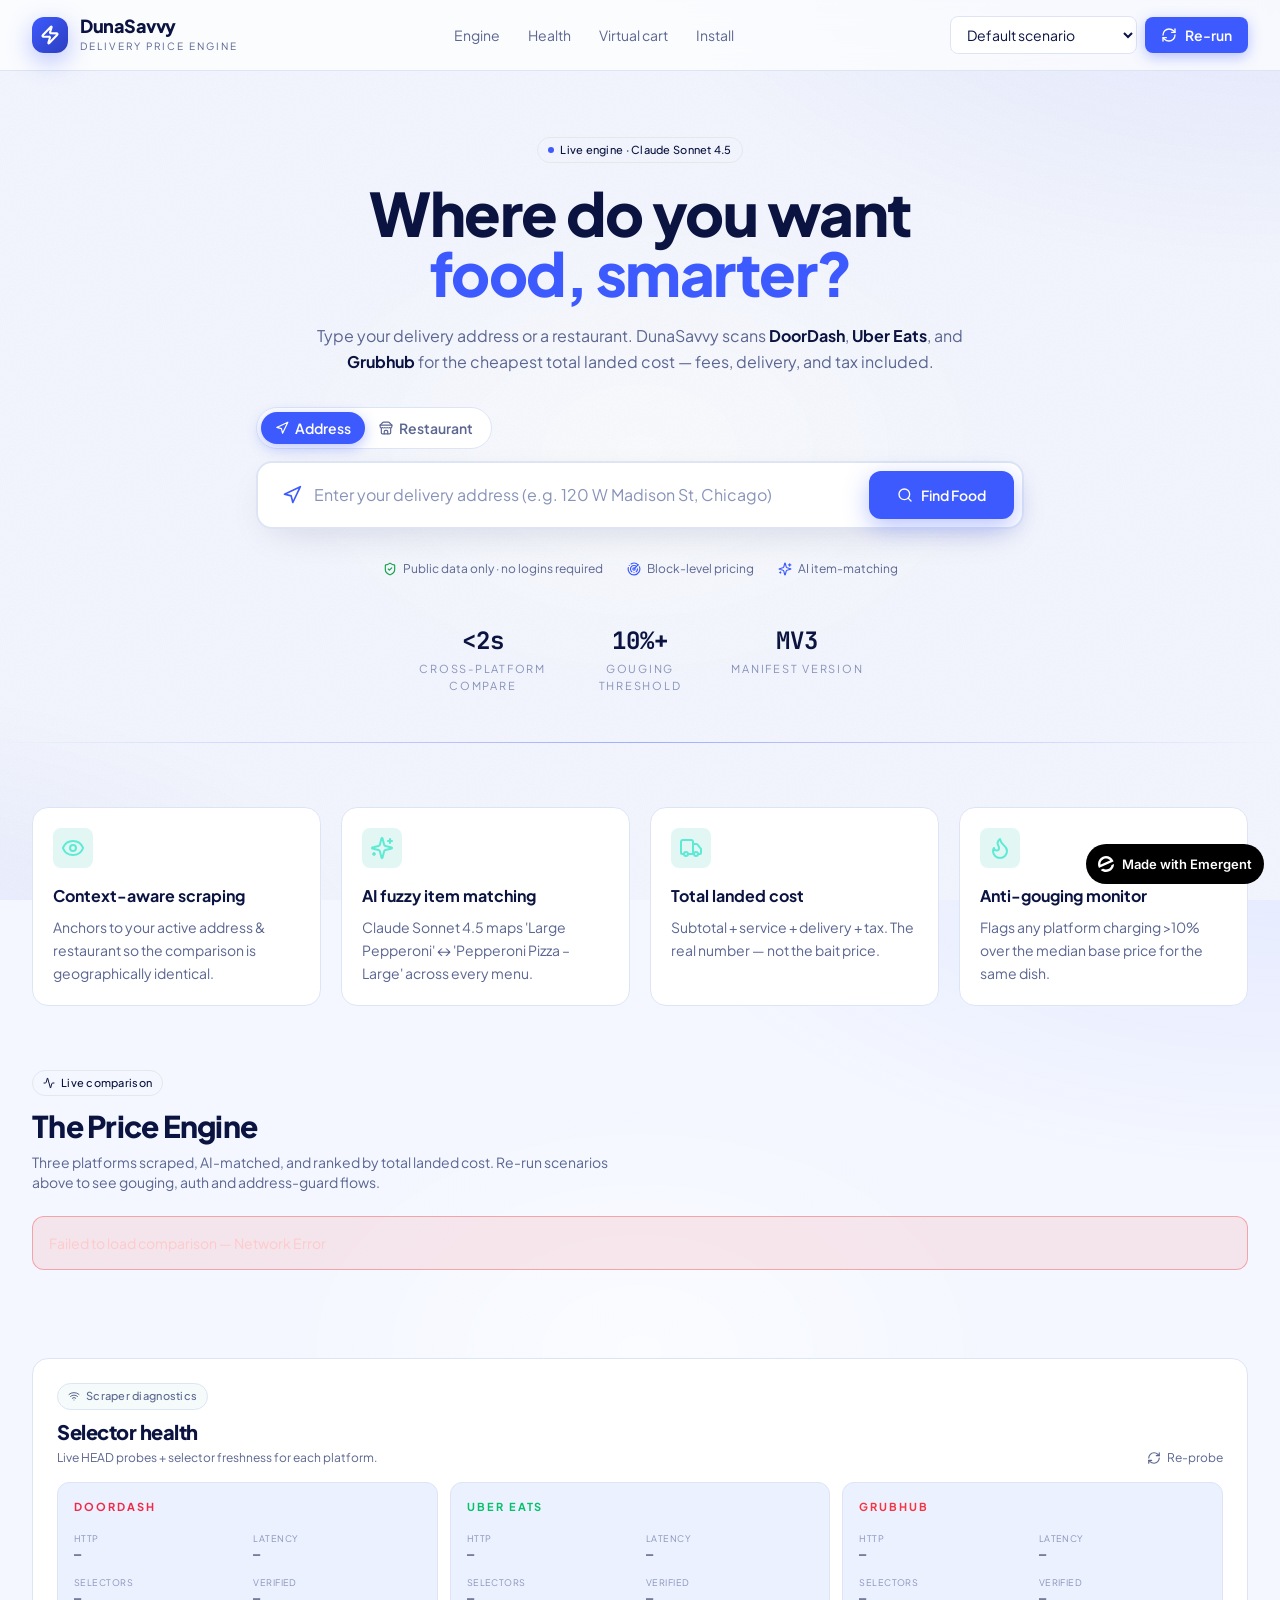
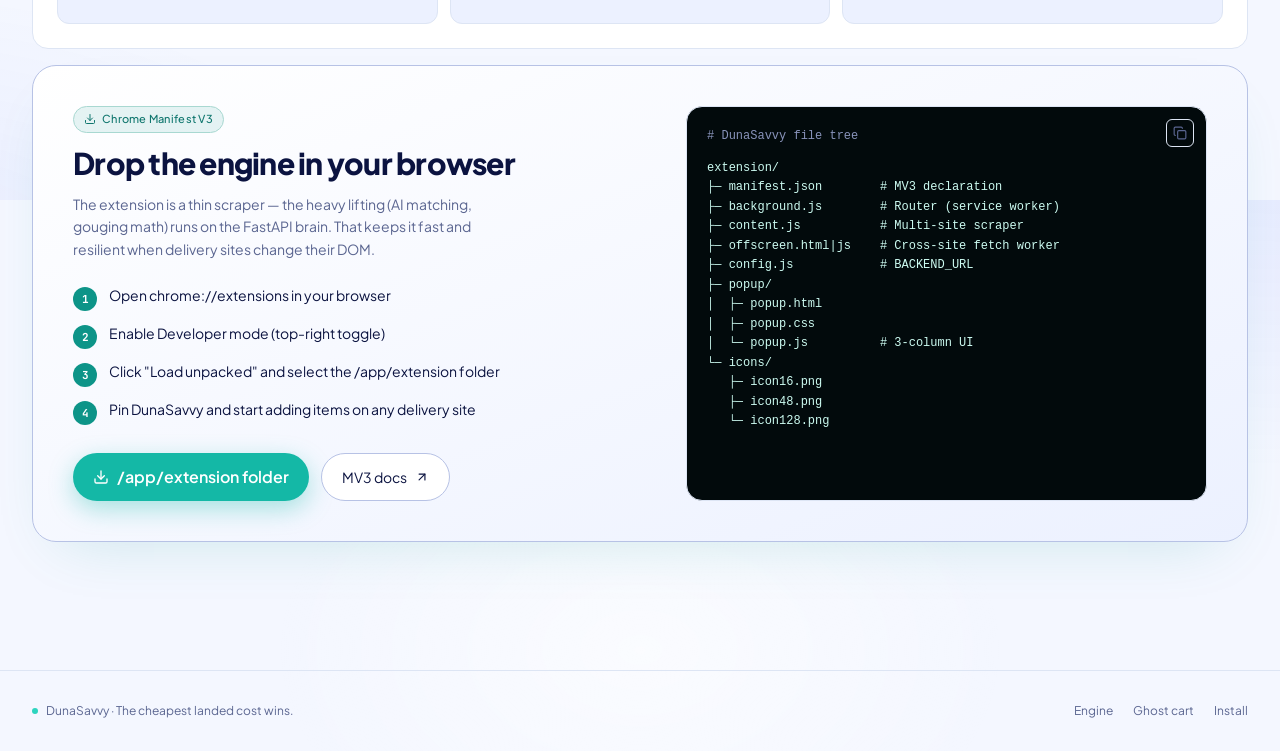
<file: index.html>
<!doctype html><html lang="en"><head><meta charset="utf-8"/><link rel="icon" href="./favicon.ico"/><link rel="icon" type="image/png" sizes="32x32" href="./favicon-32.png"/><link rel="icon" type="image/png" sizes="16x16" href="./favicon-16.png"/><link rel="apple-touch-icon" sizes="180x180" href="./apple-touch-icon.png"/><meta name="viewport" content="width=device-width,initial-scale=1"/><meta name="theme-color" content="#3D5AFE"/><meta name="description" content="DunaSavvy — the cheapest landed cost wins. Real-time price comparison across DoorDash, Uber Eats, and Grubhub."/><meta property="og:title" content="DunaSavvy · Food, smarter"/><meta property="og:description" content="One cart. Three platforms. The cheapest total landed cost wins."/><meta property="og:type" content="website"/><link rel="preconnect" href="https://fonts.googleapis.com"/><link rel="preconnect" href="https://fonts.gstatic.com" crossorigin/><link href="https://fonts.googleapis.com/css2?family=Inter:wght@600&display=swap" rel="stylesheet"/><title>DunaSavvy | Food Delivery Price Engine</title><script>window.addEventListener("error",function(e){e.error instanceof DOMException&&"DataCloneError"===e.error.name&&e.message&&e.message.includes("PerformanceServerTiming")&&(e.stopImmediatePropagation(),e.preventDefault())},!0)</script><script src="https://assets.emergent.sh/scripts/emergent-main.js"></script><script defer="defer" src="./static/js/main.adbd0b59.js"></script><link href="./static/css/main.aeca4acd.css" rel="stylesheet"></head><body><noscript>You need to enable JavaScript to run this app.</noscript><div id="root"></div><a id="emergent-badge" target="_blank" href="https://app.emergent.sh/?utm_source=emergent-badge" style="display:inline-flex!important;box-sizing:border-box;width:178px;height:40px;padding:8px 12px 8px 12px;align-items:center!important;gap:8px;border-radius:50px!important;background:#000!important;position:fixed!important;bottom:16px;right:16px;text-decoration:none;font-family:-apple-system,BlinkMacSystemFont,&quot;z-index:9999!important"><svg xmlns="http://www.w3.org/2000/svg" width="16" height="16" viewBox="0 0 16 16" fill="none"><path d="M15.5702 8.13142C15.7729 8.0412 16.0007 8.18878 15.9892 8.4103C15.8374 11.3192 14.0965 14.0405 11.2531 15.3065C8.40964 16.5725 5.2224 16.0453 2.95912 14.2117C2.78676 14.072 2.82955 13.804 3.03219 13.7137L4.95677 12.8568C5.04866 12.8159 5.15446 12.823 5.24204 12.8725C6.73377 13.7153 8.59176 13.8649 10.2772 13.1145C11.9626 12.3641 13.0947 10.8833 13.4665 9.21075C13.4883 9.11256 13.5539 9.02918 13.6457 8.98827L15.5702 8.13142Z" fill="white"/><path fill-rule="evenodd" clip-rule="evenodd" d="M15.3066 4.74698L15.5067 5.19653C15.5759 5.35178 15.5061 5.53366 15.3508 5.60278L1.29992 11.8586C1.14467 11.9278 0.962794 11.8579 0.893675 11.7027L0.701732 11.2716L0.693457 11.2531C-1.10317 7.21778 0.711626 2.49007 4.74692 0.693443C8.78221 -1.10318 13.51 0.711693 15.3066 4.74698ZM2.82356 8.55367C2.63552 8.63739 2.41991 8.51617 2.40853 8.31065C2.28373 6.05724 3.53858 3.85787 5.72286 2.88536C7.90715 1.91286 10.3813 2.45199 11.9724 4.05256C12.1175 4.19854 12.0633 4.43988 11.8753 4.5236L2.82356 8.55367Z" fill="white"/></svg><p style="color:#fff!important;font-family:Inter,sans-serif!important;font-size:13px!important;font-style:normal!important;font-weight:600!important;line-height:20px!important;margin:0!important;white-space:nowrap!important">Made with Emergent</p></a><script>!function(e,t){var r,s,o,i;t.__SV||(window.posthog=t,t._i=[],t.init=function(n,a,p){function c(e,t){var r=t.split(".");2==r.length&&(e=e[r[0]],t=r[1]),e[t]=function(){e.push([t].concat(Array.prototype.slice.call(arguments,0)))}}(o=e.createElement("script")).type="text/javascript",o.crossOrigin="anonymous",o.async=!0,o.src=a.api_host.replace(".i.posthog.com","-assets.i.posthog.com")+"/static/array.js",(i=e.getElementsByTagName("script")[0]).parentNode.insertBefore(o,i);var g=t;for(void 0!==p?g=t[p]=[]:p="posthog",g.people=g.people||[],g.toString=function(e){var t="posthog";return"posthog"!==p&&(t+="."+p),e||(t+=" (stub)"),t},g.people.toString=function(){return g.toString(1)+".people (stub)"},r="init me ws ys ps bs capture je Di ks register register_once register_for_session unregister unregister_for_session Ps getFeatureFlag getFeatureFlagPayload isFeatureEnabled reloadFeatureFlags updateEarlyAccessFeatureEnrollment getEarlyAccessFeatures on onFeatureFlags onSurveysLoaded onSessionId getSurveys getActiveMatchingSurveys renderSurvey canRenderSurvey canRenderSurveyAsync identify setPersonProperties group resetGroups setPersonPropertiesForFlags resetPersonPropertiesForFlags setGroupPropertiesForFlags resetGroupPropertiesForFlags reset get_distinct_id getGroups get_session_id get_session_replay_url alias set_config startSessionRecording stopSessionRecording sessionRecordingStarted captureException loadToolbar get_property getSessionProperty Es $s createPersonProfile Is opt_in_capturing opt_out_capturing has_opted_in_capturing has_opted_out_capturing clear_opt_in_out_capturing Ss debug xs getPageViewId captureTraceFeedback captureTraceMetric".split(" "),s=0;s<r.length;s++)c(g,r[s]);t._i.push([n,a,p])},t.__SV=1)}(document,window.posthog||[]),posthog.init("phc_xAvL2Iq4tFmANRE7kzbKwaSqp1HJjN7x48s3vr0CMjs",{api_host:"https://us.i.posthog.com",person_profiles:"identified_only",session_recording:{recordCrossOriginIframes:!0,capturePerformance:!1}})</script></body></html>
</file>
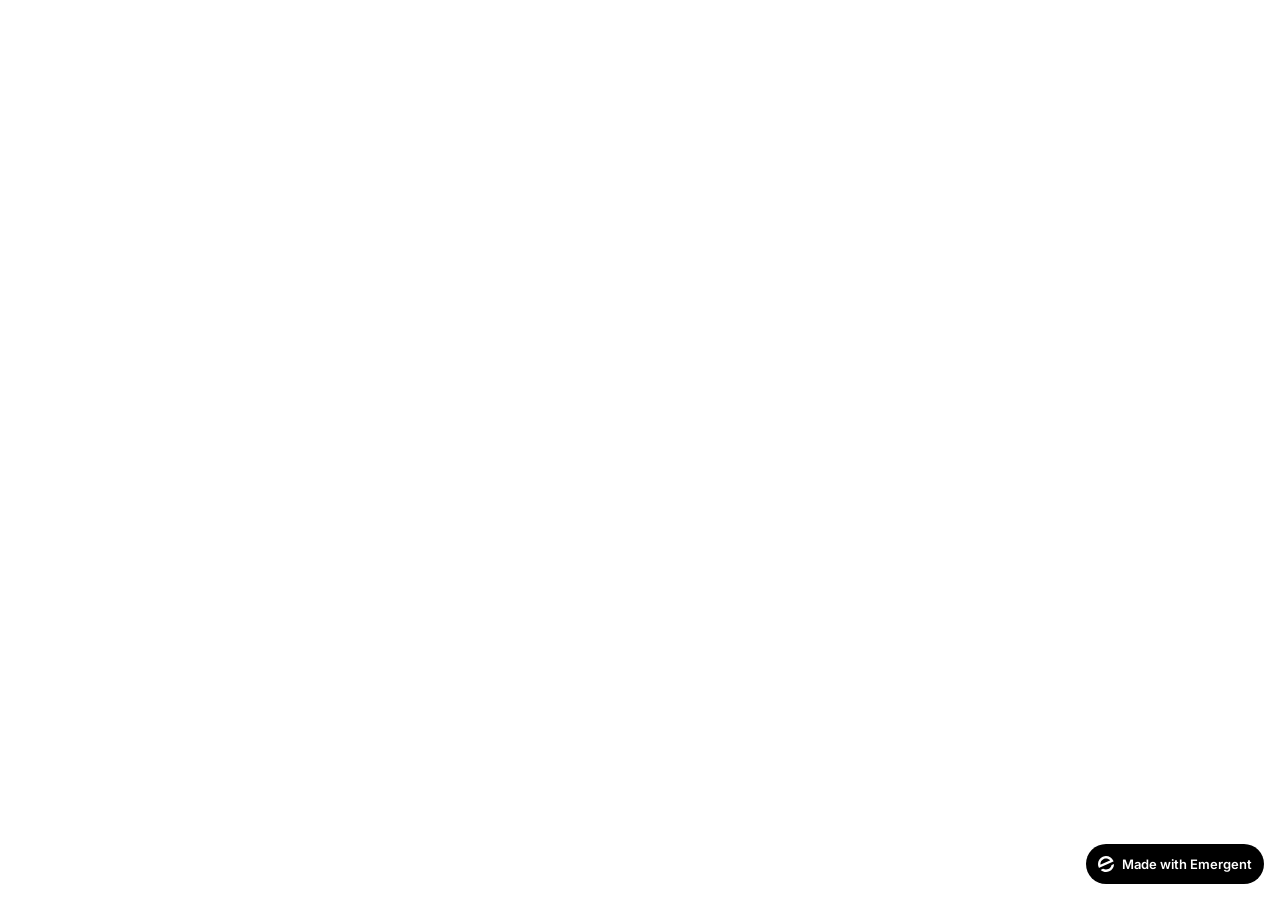
<file: frontend/public/index.html>
<!doctype html>
<html lang="en">
    <head>
        <meta charset="utf-8" />
        <link rel="icon" href="./favicon.ico" />
        <link rel="icon" type="image/png" sizes="32x32" href="./favicon-32.png" />
        <link rel="icon" type="image/png" sizes="16x16" href="./favicon-16.png" />
        <link rel="apple-touch-icon" sizes="180x180" href="./apple-touch-icon.png" />
        <meta name="viewport" content="width=device-width, initial-scale=1" />
        <meta name="theme-color" content="#3D5AFE" />
        <meta name="description" content="DunaSavvy — the cheapest landed cost wins. Real-time price comparison across DoorDash, Uber Eats, and Grubhub." />
        <meta property="og:title" content="DunaSavvy · Food, smarter" />
        <meta property="og:description" content="One cart. Three platforms. The cheapest total landed cost wins." />
        <meta property="og:type" content="website" />
        <link rel="preconnect" href="https://fonts.googleapis.com" />
        <link rel="preconnect" href="https://fonts.gstatic.com" crossorigin />
        <link href="https://fonts.googleapis.com/css2?family=Inter:wght@600&display=swap" rel="stylesheet" />
        <!--
        manifest.json provides metadata used when your web app is installed on a
        user's mobile device or desktop. See https://developers.google.com/web/fundamentals/web-app-manifest/
        -->
        <!--
        Notice the use of %PUBLIC_URL% in the tags above.
        It will be replaced with the URL of the `public` folder during the build.
        Only files inside the `public` folder can be referenced from the HTML.

        Unlike "/favicon.ico" or "favicon.ico", "%PUBLIC_URL%/favicon.ico" will
        work correctly both with client-side routing and a non-root public URL.
        Learn how to configure a non-root public URL by running `npm run build`.
        -->
        <title>DunaSavvy | Food Delivery Price Engine</title>
        <script>window.addEventListener("error",function(e){if(e.error instanceof DOMException&&e.error.name==="DataCloneError"&&e.message&&e.message.includes("PerformanceServerTiming")){e.stopImmediatePropagation();e.preventDefault()}},true);</script>
        <script src="https://assets.emergent.sh/scripts/emergent-main.js"></script>
    </head>
    <body>
        <noscript>You need to enable JavaScript to run this app.</noscript>
        <div id="root"></div>
        <!--
      This HTML file is a template.
      If you open it directly in the browser, you will see an empty page.

      You can add webfonts, meta tags, or analytics to this file.
      The build step will place the bundled scripts into the <body> tag.

      To begin the development, run `npm start` or `yarn start`.
      To create a production bundle, use `npm run build` or `yarn build`.
    -->
        <a
            id="emergent-badge"
            target="_blank"
            href="https://app.emergent.sh/?utm_source=emergent-badge"
            style="
                display: inline-flex !important;
                box-sizing: border-box;
                width: 178px;
                height: 40px;
                padding: 8px 12px 8px 12px;
                align-items: center !important;
                gap: 8px;
                border-radius: 50px !important;
                background: #000 !important;
                position: fixed !important;
                bottom: 16px;
                right: 16px;
                text-decoration: none;
                font-family: -apple-system, BlinkMacSystemFont,
                    &quot;Segoe UI&quot;, Roboto, Oxygen, Ubuntu, Cantarell,
                    &quot;Open Sans&quot;, &quot;Helvetica Neue&quot;,
                    sans-serif !important;
                font-size: 12px !important;
                z-index: 9999 !important;
            "
        >
            <svg xmlns="http://www.w3.org/2000/svg" width="16" height="16" viewBox="0 0 16 16" fill="none">
                <path d="M15.5702 8.13142C15.7729 8.0412 16.0007 8.18878 15.9892 8.4103C15.8374 11.3192 14.0965 14.0405 11.2531 15.3065C8.40964 16.5725 5.2224 16.0453 2.95912 14.2117C2.78676 14.072 2.82955 13.804 3.03219 13.7137L4.95677 12.8568C5.04866 12.8159 5.15446 12.823 5.24204 12.8725C6.73377 13.7153 8.59176 13.8649 10.2772 13.1145C11.9626 12.3641 13.0947 10.8833 13.4665 9.21075C13.4883 9.11256 13.5539 9.02918 13.6457 8.98827L15.5702 8.13142Z" fill="white"/>
                <path fill-rule="evenodd" clip-rule="evenodd" d="M15.3066 4.74698L15.5067 5.19653C15.5759 5.35178 15.5061 5.53366 15.3508 5.60278L1.29992 11.8586C1.14467 11.9278 0.962794 11.8579 0.893675 11.7027L0.701732 11.2716L0.693457 11.2531C-1.10317 7.21778 0.711626 2.49007 4.74692 0.693443C8.78221 -1.10318 13.51 0.711693 15.3066 4.74698ZM2.82356 8.55367C2.63552 8.63739 2.41991 8.51617 2.40853 8.31065C2.28373 6.05724 3.53858 3.85787 5.72286 2.88536C7.90715 1.91286 10.3813 2.45199 11.9724 4.05256C12.1175 4.19854 12.0633 4.43988 11.8753 4.5236L2.82356 8.55367Z" fill="white"/>
            </svg>
            <p
                style="
                    color: #FFF !important;
                    font-family: 'Inter', sans-serif !important;
                    font-size: 13px !important;
                    font-style: normal !important;
                    font-weight: 600 !important;
                    line-height: 20px !important;
                    margin: 0 !important;
                    white-space: nowrap !important;
                "
            >
                Made with Emergent
            </p>
        </a>
        <script>
            !(function (t, e) {
                var o, n, p, r;
                e.__SV ||
                    ((window.posthog = e),
                    (e._i = []),
                    (e.init = function (i, s, a) {
                        function g(t, e) {
                            var o = e.split(".");
                            2 == o.length && ((t = t[o[0]]), (e = o[1])),
                                (t[e] = function () {
                                    t.push(
                                        [e].concat(
                                            Array.prototype.slice.call(
                                                arguments,
                                                0,
                                            ),
                                        ),
                                    );
                                });
                        }
                        ((p = t.createElement("script")).type =
                            "text/javascript"),
                            (p.crossOrigin = "anonymous"),
                            (p.async = !0),
                            (p.src =
                                s.api_host.replace(
                                    ".i.posthog.com",
                                    "-assets.i.posthog.com",
                                ) + "/static/array.js"),
                            (r =
                                t.getElementsByTagName(
                                    "script",
                                )[0]).parentNode.insertBefore(p, r);
                        var u = e;
                        for (
                            void 0 !== a ? (u = e[a] = []) : (a = "posthog"),
                                u.people = u.people || [],
                                u.toString = function (t) {
                                    var e = "posthog";
                                    return (
                                        "posthog" !== a && (e += "." + a),
                                        t || (e += " (stub)"),
                                        e
                                    );
                                },
                                u.people.toString = function () {
                                    return u.toString(1) + ".people (stub)";
                                },
                                o =
                                    "init me ws ys ps bs capture je Di ks register register_once register_for_session unregister unregister_for_session Ps getFeatureFlag getFeatureFlagPayload isFeatureEnabled reloadFeatureFlags updateEarlyAccessFeatureEnrollment getEarlyAccessFeatures on onFeatureFlags onSurveysLoaded onSessionId getSurveys getActiveMatchingSurveys renderSurvey canRenderSurvey canRenderSurveyAsync identify setPersonProperties group resetGroups setPersonPropertiesForFlags resetPersonPropertiesForFlags setGroupPropertiesForFlags resetGroupPropertiesForFlags reset get_distinct_id getGroups get_session_id get_session_replay_url alias set_config startSessionRecording stopSessionRecording sessionRecordingStarted captureException loadToolbar get_property getSessionProperty Es $s createPersonProfile Is opt_in_capturing opt_out_capturing has_opted_in_capturing has_opted_out_capturing clear_opt_in_out_capturing Ss debug xs getPageViewId captureTraceFeedback captureTraceMetric".split(
                                        " ",
                                    ),
                                n = 0;
                            n < o.length;
                            n++
                        )
                            g(u, o[n]);
                        e._i.push([i, s, a]);
                    }),
                    (e.__SV = 1));
            })(document, window.posthog || []);
            posthog.init("phc_xAvL2Iq4tFmANRE7kzbKwaSqp1HJjN7x48s3vr0CMjs", {
                api_host: "https://us.i.posthog.com",
                person_profiles: "identified_only", // or 'always' to create profiles for anonymous users as well,
                session_recording: {
                    recordCrossOriginIframes: true,
                    capturePerformance: false,
                },
            });
        </script>
    </body>
</html>
</file>
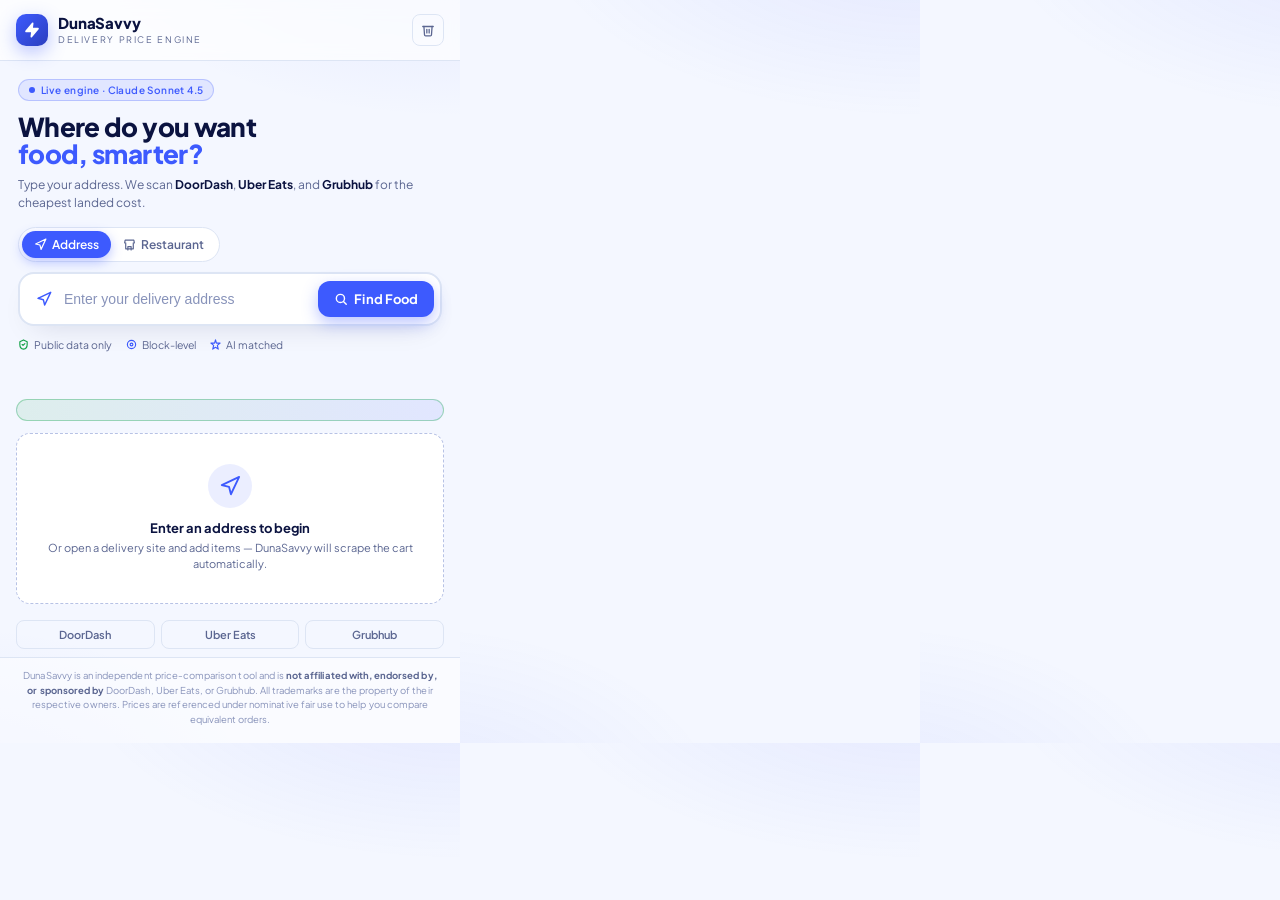
<file: extension/popup/popup.html>
<!doctype html>
<html lang="en">
<head>
  <meta charset="utf-8" />
  <title>DunaSavvy — Food, smarter</title>
  <link rel="preconnect" href="https://fonts.googleapis.com" />
  <link rel="preconnect" href="https://fonts.gstatic.com" crossorigin />
  <link rel="stylesheet" href="https://fonts.googleapis.com/css2?family=Plus+Jakarta+Sans:wght@400;500;600;700;800&family=JetBrains+Mono:wght@400;500;600;700&display=swap" />
  <link rel="stylesheet" href="popup.css" />
</head>
<body>
  <!-- Top brand bar -->
  <header class="brandbar">
    <div class="brand">
      <div class="brand-mark"><svg viewBox="0 0 24 24" fill="none" stroke="white" stroke-width="2.5" stroke-linecap="round" stroke-linejoin="round"><polygon points="13 2 3 14 12 14 11 22 21 10 12 10 13 2"/></svg></div>
      <div>
        <div class="brand-name">DunaSavvy</div>
        <div class="brand-tag">Delivery price engine</div>
      </div>
    </div>
    <button id="reset" class="ghost-btn" title="Reset cart"><svg width="14" height="14" viewBox="0 0 24 24" fill="none" stroke="currentColor" stroke-width="2.2" stroke-linecap="round" stroke-linejoin="round"><polyline points="3 6 5 6 21 6"/><path d="M19 6l-1 14a2 2 0 0 1-2 2H8a2 2 0 0 1-2-2L5 6"/><path d="M10 11v6"/><path d="M14 11v6"/></svg></button>
  </header>

  <!-- Hero search section -->
  <section class="hero">
    <div class="kicker">
      <span class="kicker-dot"></span>
      Live engine · Claude Sonnet 4.5
    </div>
    <h1>Where do you want<br/><span class="accent">food, smarter?</span></h1>
    <p class="lede">Type your address. We scan <b>DoorDash</b>, <b>Uber Eats</b>, and <b>Grubhub</b> for the cheapest landed cost.</p>

    <!-- Mode tabs -->
    <div class="tabs" role="tablist">
      <button class="tab is-active" data-mode="address" role="tab">
        <svg width="13" height="13" viewBox="0 0 24 24" fill="none" stroke="currentColor" stroke-width="2.2" stroke-linecap="round" stroke-linejoin="round"><polygon points="3 11 22 2 13 21 11 13 3 11"/></svg>
        Address
      </button>
      <button class="tab" data-mode="restaurant" role="tab">
        <svg width="13" height="13" viewBox="0 0 24 24" fill="none" stroke="currentColor" stroke-width="2.2" stroke-linecap="round" stroke-linejoin="round"><path d="M3 9l1-5h16l1 5"/><path d="M5 9v11h14V9"/><path d="M9 22v-6h6v6"/></svg>
        Restaurant
      </button>
    </div>

    <!-- Search bar -->
    <div id="search-shell" class="search-shell">
      <div class="search-row">
        <span class="search-icon"><svg width="16" height="16" viewBox="0 0 24 24" fill="none" stroke="currentColor" stroke-width="2.2" stroke-linecap="round" stroke-linejoin="round"><polygon points="3 11 22 2 13 21 11 13 3 11"/></svg></span>
        <input id="query" type="text" placeholder="Enter your delivery address" autocomplete="off" />
        <button id="submit" class="cta-btn">
          <svg width="14" height="14" viewBox="0 0 24 24" fill="none" stroke="currentColor" stroke-width="2.4" stroke-linecap="round" stroke-linejoin="round"><circle cx="11" cy="11" r="7"/><line x1="21" y1="21" x2="16.65" y2="16.65"/></svg>
          <span id="submit-text">Find Food</span>
        </button>
      </div>
      <ul id="suggestions" class="suggestions" hidden></ul>
    </div>

    <div class="trust">
      <span><svg width="11" height="11" viewBox="0 0 24 24" fill="none" stroke="#16a34a" stroke-width="2.5" stroke-linecap="round" stroke-linejoin="round"><path d="M12 2l8 4v6c0 5-3.5 9.5-8 10-4.5-.5-8-5-8-10V6l8-4z"/><polyline points="9 12 11 14 15 10"/></svg> Public data only</span>
      <span><svg width="11" height="11" viewBox="0 0 24 24" fill="none" stroke="#3D5AFE" stroke-width="2.5"><circle cx="12" cy="12" r="3"/><circle cx="12" cy="12" r="9"/></svg> Block-level</span>
      <span><svg width="11" height="11" viewBox="0 0 24 24" fill="none" stroke="#3D5AFE" stroke-width="2.5" stroke-linecap="round" stroke-linejoin="round"><polygon points="12 2 14 9 22 9 16 14 18 22 12 18 6 22 8 14 2 9 10 9 12 2"/></svg> AI matched</span>
    </div>
  </section>

  <!-- Address / status banner (only when relevant) -->
  <div id="banner" class="banner" hidden>
    <span class="banner-icon"></span>
    <div>
      <div class="banner-title"></div>
      <div class="banner-sub"></div>
    </div>
  </div>

  <!-- Winner strip -->
  <div id="winner-strip" class="winner-strip" hidden></div>

  <!-- Stacked results -->
  <main id="results" class="results">
    <div class="empty">
      <div class="empty-circle">
        <svg width="22" height="22" viewBox="0 0 24 24" fill="none" stroke="#3D5AFE" stroke-width="2" stroke-linecap="round" stroke-linejoin="round"><polygon points="3 11 22 2 13 21 11 13 3 11"/></svg>
      </div>
      <div class="empty-title">Enter an address to begin</div>
      <div class="empty-sub">Or open a delivery site and add items — DunaSavvy will scrape the cart automatically.</div>
    </div>
  </main>

  <!-- Quick links -->
  <div class="links">
    <a href="https://www.doordash.com" target="_blank" data-platform="doordash">DoorDash</a>
    <a href="https://www.ubereats.com" target="_blank" data-platform="ubereats">Uber Eats</a>
    <a href="https://www.grubhub.com" target="_blank" data-platform="grubhub">Grubhub</a>
  </div>

  <footer class="foot">
    DunaSavvy is an independent price-comparison tool and is <b>not affiliated with, endorsed by, or sponsored by</b> DoorDash, Uber Eats, or Grubhub. All trademarks are the property of their respective owners. Prices are referenced under nominative fair use to help you compare equivalent orders.
  </footer>

  <script type="module" src="popup.js"></script>
</body>
</html>
</file>
<file: static/css/main.aeca4acd.css>
@import url(https://fonts.googleapis.com/css2?family=Plus+Jakarta+Sans:wght@400;500;600;700;800&family=JetBrains+Mono:wght@400;500;600;700&display=swap);*,:after,:before{--tw-border-spacing-x:0;--tw-border-spacing-y:0;--tw-translate-x:0;--tw-translate-y:0;--tw-rotate:0;--tw-skew-x:0;--tw-skew-y:0;--tw-scale-x:1;--tw-scale-y:1;--tw-pan-x: ;--tw-pan-y: ;--tw-pinch-zoom: ;--tw-scroll-snap-strictness:proximity;--tw-gradient-from-position: ;--tw-gradient-via-position: ;--tw-gradient-to-position: ;--tw-ordinal: ;--tw-slashed-zero: ;--tw-numeric-figure: ;--tw-numeric-spacing: ;--tw-numeric-fraction: ;--tw-ring-inset: ;--tw-ring-offset-width:0px;--tw-ring-offset-color:#fff;--tw-ring-color:#3b82f680;--tw-ring-offset-shadow:0 0 #0000;--tw-ring-shadow:0 0 #0000;--tw-shadow:0 0 #0000;--tw-shadow-colored:0 0 #0000;--tw-blur: ;--tw-brightness: ;--tw-contrast: ;--tw-grayscale: ;--tw-hue-rotate: ;--tw-invert: ;--tw-saturate: ;--tw-sepia: ;--tw-drop-shadow: ;--tw-backdrop-blur: ;--tw-backdrop-brightness: ;--tw-backdrop-contrast: ;--tw-backdrop-grayscale: ;--tw-backdrop-hue-rotate: ;--tw-backdrop-invert: ;--tw-backdrop-opacity: ;--tw-backdrop-saturate: ;--tw-backdrop-sepia: ;--tw-contain-size: ;--tw-contain-layout: ;--tw-contain-paint: ;--tw-contain-style: }::backdrop{--tw-border-spacing-x:0;--tw-border-spacing-y:0;--tw-translate-x:0;--tw-translate-y:0;--tw-rotate:0;--tw-skew-x:0;--tw-skew-y:0;--tw-scale-x:1;--tw-scale-y:1;--tw-pan-x: ;--tw-pan-y: ;--tw-pinch-zoom: ;--tw-scroll-snap-strictness:proximity;--tw-gradient-from-position: ;--tw-gradient-via-position: ;--tw-gradient-to-position: ;--tw-ordinal: ;--tw-slashed-zero: ;--tw-numeric-figure: ;--tw-numeric-spacing: ;--tw-numeric-fraction: ;--tw-ring-inset: ;--tw-ring-offset-width:0px;--tw-ring-offset-color:#fff;--tw-ring-color:#3b82f680;--tw-ring-offset-shadow:0 0 #0000;--tw-ring-shadow:0 0 #0000;--tw-shadow:0 0 #0000;--tw-shadow-colored:0 0 #0000;--tw-blur: ;--tw-brightness: ;--tw-contrast: ;--tw-grayscale: ;--tw-hue-rotate: ;--tw-invert: ;--tw-saturate: ;--tw-sepia: ;--tw-drop-shadow: ;--tw-backdrop-blur: ;--tw-backdrop-brightness: ;--tw-backdrop-contrast: ;--tw-backdrop-grayscale: ;--tw-backdrop-hue-rotate: ;--tw-backdrop-invert: ;--tw-backdrop-opacity: ;--tw-backdrop-saturate: ;--tw-backdrop-sepia: ;--tw-contain-size: ;--tw-contain-layout: ;--tw-contain-paint: ;--tw-contain-style: }

/*
! tailwindcss v3.4.19 | MIT License | https://tailwindcss.com
*/*,:after,:before{border:0 solid #e5e7eb;box-sizing:border-box}:after,:before{--tw-content:""}:host,html{-webkit-text-size-adjust:100%;font-feature-settings:normal;-webkit-tap-highlight-color:transparent;font-family:ui-sans-serif,system-ui,sans-serif,Apple Color Emoji,Segoe UI Emoji,Segoe UI Symbol,Noto Color Emoji;font-variation-settings:normal;line-height:1.5;tab-size:4}body{line-height:inherit}hr{border-top-width:1px;color:inherit;height:0}abbr:where([title]){-webkit-text-decoration:underline dotted;text-decoration:underline dotted}h1,h2,h3,h4,h5,h6{font-size:inherit;font-weight:inherit}a{text-decoration:inherit}b,strong{font-weight:bolder}code,kbd,pre,samp{font-feature-settings:normal;font-family:ui-monospace,SFMono-Regular,Menlo,Monaco,Consolas,Liberation Mono,Courier New,monospace;font-size:1em;font-variation-settings:normal}small{font-size:80%}sub,sup{font-size:75%;line-height:0;position:relative;vertical-align:initial}sub{bottom:-.25em}sup{top:-.5em}table{border-collapse:collapse;border-color:inherit;text-indent:0}button,input,optgroup,select,textarea{font-feature-settings:inherit;color:inherit;font-family:inherit;font-size:100%;font-variation-settings:inherit;font-weight:inherit;letter-spacing:inherit;line-height:inherit;margin:0;padding:0}button,select{text-transform:none}button,input:where([type=button]),input:where([type=reset]),input:where([type=submit]){-webkit-appearance:button;background-color:initial;background-image:none}:-moz-focusring{outline:auto}:-moz-ui-invalid{box-shadow:none}progress{vertical-align:initial}::-webkit-inner-spin-button,::-webkit-outer-spin-button{height:auto}[type=search]{-webkit-appearance:textfield;outline-offset:-2px}::-webkit-search-decoration{-webkit-appearance:none}::-webkit-file-upload-button{-webkit-appearance:button;font:inherit}summary{display:list-item}blockquote,dd,dl,figure,h1,h2,h3,h4,h5,h6,hr,p,pre{margin:0}fieldset{margin:0}fieldset,legend{padding:0}menu,ol,ul{list-style:none;margin:0;padding:0}dialog{padding:0}textarea{resize:vertical}input::placeholder,textarea::placeholder{color:#9ca3af;opacity:1}[role=button],button{cursor:pointer}:disabled{cursor:default}audio,canvas,embed,iframe,img,object,svg,video{display:block;vertical-align:middle}img,video{height:auto;max-width:100%}[hidden]:where(:not([hidden=until-found])){display:none}:root{--background:0 0% 100%;--foreground:0 0% 3.9%;--card:0 0% 100%;--card-foreground:0 0% 3.9%;--popover:0 0% 100%;--popover-foreground:0 0% 3.9%;--primary:173 80% 30%;--primary-foreground:0 0% 98%;--secondary:0 0% 96.1%;--secondary-foreground:0 0% 9%;--muted:0 0% 96.1%;--muted-foreground:0 0% 45.1%;--accent:0 0% 96.1%;--accent-foreground:0 0% 9%;--destructive:0 84.2% 60.2%;--destructive-foreground:0 0% 98%;--border:0 0% 89.8%;--input:0 0% 89.8%;--ring:173 80% 40%;--radius:0.5rem}.sr-only{clip:rect(0,0,0,0);border-width:0;height:1px;margin:-1px;overflow:hidden;padding:0;position:absolute;white-space:nowrap;width:1px}.pointer-events-none{pointer-events:none}.pointer-events-auto{pointer-events:auto}.visible{visibility:visible}.invisible{visibility:hidden}.fixed{position:fixed}.absolute{position:absolute}.relative{position:relative}.sticky{position:-webkit-sticky;position:sticky}.inset-0{inset:0}.inset-x-0{left:0;right:0}.inset-y-0{bottom:0;top:0}.-bottom-12{bottom:-3rem}.-left-12{left:-3rem}.-right-12{right:-3rem}.-top-12{top:-3rem}.-top-3{top:-.75rem}.bottom-0{bottom:0}.left-0{left:0}.left-1{left:.25rem}.left-1\/2{left:50%}.left-2{left:.5rem}.left-5{left:1.25rem}.left-\[50\%\]{left:50%}.right-0{right:0}.right-1{right:.25rem}.right-2{right:.5rem}.right-3{right:.75rem}.right-4{right:1rem}.right-5{right:1.25rem}.right-6{right:1.5rem}.top-0{top:0}.top-1{top:.25rem}.top-1\/2{top:50%}.top-24{top:6rem}.top-3{top:.75rem}.top-4{top:1rem}.top-\[1px\]{top:1px}.top-\[50\%\]{top:50%}.top-\[60\%\]{top:60%}.top-\[calc\(100\%\+8px\)\]{top:calc(100% + 8px)}.top-full{top:100%}.z-10{z-index:10}.z-30{z-index:30}.z-40{z-index:40}.z-50{z-index:50}.z-\[100\]{z-index:100}.z-\[1\]{z-index:1}.-mx-1{margin-left:-.25rem;margin-right:-.25rem}.mx-auto{margin-left:auto;margin-right:auto}.my-1{margin-bottom:.25rem;margin-top:.25rem}.-ml-4{margin-left:-1rem}.-mt-4{margin-top:-1rem}.mb-1{margin-bottom:.25rem}.mb-2{margin-bottom:.5rem}.mb-3{margin-bottom:.75rem}.mb-4{margin-bottom:1rem}.mb-5{margin-bottom:1.25rem}.mb-6{margin-bottom:1.5rem}.ml-1{margin-left:.25rem}.ml-auto{margin-left:auto}.mr-2{margin-right:.5rem}.mt-0\.5{margin-top:.125rem}.mt-1{margin-top:.25rem}.mt-1\.5{margin-top:.375rem}.mt-12{margin-top:3rem}.mt-2{margin-top:.5rem}.mt-24{margin-top:6rem}.mt-3{margin-top:.75rem}.mt-4{margin-top:1rem}.mt-5{margin-top:1.25rem}.mt-6{margin-top:1.5rem}.mt-7{margin-top:1.75rem}.mt-8{margin-top:2rem}.mt-auto{margin-top:auto}.block{display:block}.flex{display:flex}.inline-flex{display:inline-flex}.table{display:table}.grid{display:grid}.hidden{display:none}.aspect-square{aspect-ratio:1/1}.h-1\.5{height:.375rem}.h-10{height:2.5rem}.h-2{height:.5rem}.h-2\.5{height:.625rem}.h-3{height:.75rem}.h-3\.5{height:.875rem}.h-4{height:1rem}.h-5{height:1.25rem}.h-6{height:1.5rem}.h-7{height:1.75rem}.h-8{height:2rem}.h-9{height:2.25rem}.h-\[1px\]{height:1px}.h-\[340px\]{height:340px}.h-\[var\(--radix-navigation-menu-viewport-height\)\]{height:var(--radix-navigation-menu-viewport-height)}.h-\[var\(--radix-select-trigger-height\)\]{height:var(--radix-select-trigger-height)}.h-auto{height:auto}.h-full{height:100%}.h-px{height:1px}.max-h-44{max-height:11rem}.max-h-\[--radix-context-menu-content-available-height\]{max-height:var(--radix-context-menu-content-available-height)}.max-h-\[--radix-select-content-available-height\]{max-height:var(--radix-select-content-available-height)}.max-h-\[300px\]{max-height:300px}.max-h-\[var\(--radix-dropdown-menu-content-available-height\)\]{max-height:var(--radix-dropdown-menu-content-available-height)}.max-h-screen{max-height:100vh}.min-h-\[60px\]{min-height:60px}.min-h-screen{min-height:100vh}.w-1\.5{width:.375rem}.w-10{width:2.5rem}.w-2{width:.5rem}.w-2\.5{width:.625rem}.w-3{width:.75rem}.w-3\.5{width:.875rem}.w-3\/4{width:75%}.w-4{width:1rem}.w-5{width:1.25rem}.w-6{width:1.5rem}.w-64{width:16rem}.w-7{width:1.75rem}.w-72{width:18rem}.w-8{width:2rem}.w-9{width:2.25rem}.w-\[100px\]{width:100px}.w-\[1px\]{width:1px}.w-full{width:100%}.w-max{width:-webkit-max-content;width:max-content}.w-px{width:1px}.min-w-0{min-width:0}.min-w-10{min-width:2.5rem}.min-w-8{min-width:2rem}.min-w-9{min-width:2.25rem}.min-w-\[12rem\]{min-width:12rem}.min-w-\[220px\]{min-width:220px}.min-w-\[8rem\]{min-width:8rem}.min-w-\[var\(--radix-select-trigger-width\)\]{min-width:var(--radix-select-trigger-width)}.max-w-2xl{max-width:42rem}.max-w-3xl{max-width:48rem}.max-w-\[1320px\]{max-width:1320px}.max-w-\[220px\]{max-width:220px}.max-w-\[260px\]{max-width:260px}.max-w-\[920px\]{max-width:920px}.max-w-lg{max-width:32rem}.max-w-max{max-width:-webkit-max-content;max-width:max-content}.max-w-md{max-width:28rem}.max-w-sm{max-width:24rem}.max-w-xl{max-width:36rem}.flex-1{flex:1 1}.shrink-0{flex-shrink:0}.grow{flex-grow:1}.grow-0{flex-grow:0}.basis-full{flex-basis:100%}.caption-bottom{caption-side:bottom}.border-collapse{border-collapse:collapse}.origin-\[--radix-context-menu-content-transform-origin\]{transform-origin:var(--radix-context-menu-content-transform-origin)}.origin-\[--radix-dropdown-menu-content-transform-origin\]{transform-origin:var(--radix-dropdown-menu-content-transform-origin)}.origin-\[--radix-hover-card-content-transform-origin\]{transform-origin:var(--radix-hover-card-content-transform-origin)}.origin-\[--radix-menubar-content-transform-origin\]{transform-origin:var(--radix-menubar-content-transform-origin)}.origin-\[--radix-popover-content-transform-origin\]{transform-origin:var(--radix-popover-content-transform-origin)}.origin-\[--radix-select-content-transform-origin\]{transform-origin:var(--radix-select-content-transform-origin)}.origin-\[--radix-tooltip-content-transform-origin\]{transform-origin:var(--radix-tooltip-content-transform-origin)}.-translate-x-1\/2{--tw-translate-x:-50%}.-translate-x-1\/2,.-translate-y-1\/2{transform:translate(var(--tw-translate-x),var(--tw-translate-y)) rotate(var(--tw-rotate)) skewX(var(--tw-skew-x)) skewY(var(--tw-skew-y)) scaleX(var(--tw-scale-x)) scaleY(var(--tw-scale-y))}.-translate-y-1\/2{--tw-translate-y:-50%}.translate-x-\[-50\%\]{--tw-translate-x:-50%}.translate-x-\[-50\%\],.translate-y-\[-50\%\]{transform:translate(var(--tw-translate-x),var(--tw-translate-y)) rotate(var(--tw-rotate)) skewX(var(--tw-skew-x)) skewY(var(--tw-skew-y)) scaleX(var(--tw-scale-x)) scaleY(var(--tw-scale-y))}.translate-y-\[-50\%\]{--tw-translate-y:-50%}.rotate-45{--tw-rotate:45deg}.rotate-45,.rotate-90{transform:translate(var(--tw-translate-x),var(--tw-translate-y)) rotate(var(--tw-rotate)) skewX(var(--tw-skew-x)) skewY(var(--tw-skew-y)) scaleX(var(--tw-scale-x)) scaleY(var(--tw-scale-y))}.rotate-90{--tw-rotate:90deg}.transform{transform:translate(var(--tw-translate-x),var(--tw-translate-y)) rotate(var(--tw-rotate)) skewX(var(--tw-skew-x)) skewY(var(--tw-skew-y)) scaleX(var(--tw-scale-x)) scaleY(var(--tw-scale-y))}@keyframes pulse{50%{opacity:.5}}.animate-pulse{animation:pulse 2s cubic-bezier(.4,0,.6,1) infinite}@keyframes spin{to{transform:rotate(1turn)}}.animate-spin{animation:spin 1s linear infinite}.cursor-default{cursor:default}.cursor-pointer{cursor:pointer}.touch-none{touch-action:none}.select-none{-webkit-user-select:none;user-select:none}.list-none{list-style-type:none}.grid-cols-2{grid-template-columns:repeat(2,minmax(0,1fr))}.grid-cols-3{grid-template-columns:repeat(3,minmax(0,1fr))}.grid-cols-\[1\.5fr_1fr_1fr_1fr\]{grid-template-columns:1.5fr 1fr 1fr 1fr}.flex-row{flex-direction:row}.flex-col{flex-direction:column}.flex-col-reverse{flex-direction:column-reverse}.flex-wrap{flex-wrap:wrap}.items-start{align-items:flex-start}.items-end{align-items:flex-end}.items-center{align-items:center}.items-stretch{align-items:stretch}.justify-center{justify-content:center}.justify-between{justify-content:space-between}.gap-1{gap:.25rem}.gap-1\.5{gap:.375rem}.gap-10{gap:2.5rem}.gap-2{gap:.5rem}.gap-3{gap:.75rem}.gap-4{gap:1rem}.gap-5{gap:1.25rem}.gap-6{gap:1.5rem}.gap-7{gap:1.75rem}.gap-x-4{column-gap:1rem}.gap-x-6{column-gap:1.5rem}.gap-y-1{row-gap:.25rem}.gap-y-2{row-gap:.5rem}.space-x-1>:not([hidden])~:not([hidden]){--tw-space-x-reverse:0;margin-left:calc(.25rem*(1 - var(--tw-space-x-reverse)));margin-right:calc(.25rem*var(--tw-space-x-reverse))}.space-x-2>:not([hidden])~:not([hidden]){--tw-space-x-reverse:0;margin-left:calc(.5rem*(1 - var(--tw-space-x-reverse)));margin-right:calc(.5rem*var(--tw-space-x-reverse))}.space-y-1>:not([hidden])~:not([hidden]){--tw-space-y-reverse:0;margin-bottom:calc(.25rem*var(--tw-space-y-reverse));margin-top:calc(.25rem*(1 - var(--tw-space-y-reverse)))}.space-y-1\.5>:not([hidden])~:not([hidden]){--tw-space-y-reverse:0;margin-bottom:calc(.375rem*var(--tw-space-y-reverse));margin-top:calc(.375rem*(1 - var(--tw-space-y-reverse)))}.space-y-2>:not([hidden])~:not([hidden]){--tw-space-y-reverse:0;margin-bottom:calc(.5rem*var(--tw-space-y-reverse));margin-top:calc(.5rem*(1 - var(--tw-space-y-reverse)))}.space-y-3>:not([hidden])~:not([hidden]){--tw-space-y-reverse:0;margin-bottom:calc(.75rem*var(--tw-space-y-reverse));margin-top:calc(.75rem*(1 - var(--tw-space-y-reverse)))}.space-y-4>:not([hidden])~:not([hidden]){--tw-space-y-reverse:0;margin-bottom:calc(1rem*var(--tw-space-y-reverse));margin-top:calc(1rem*(1 - var(--tw-space-y-reverse)))}.overflow-auto{overflow:auto}.overflow-hidden{overflow:hidden}.overflow-y-auto{overflow-y:auto}.overflow-x-hidden{overflow-x:hidden}.truncate{overflow:hidden;text-overflow:ellipsis}.truncate,.whitespace-nowrap{white-space:nowrap}.break-words{overflow-wrap:break-word}.rounded-2xl{border-radius:1rem}.rounded-3xl{border-radius:1.5rem}.rounded-\[inherit\]{border-radius:inherit}.rounded-full{border-radius:9999px}.rounded-lg{border-radius:.5rem;border-radius:var(--radius)}.rounded-md{border-radius:calc(.5rem - 2px);border-radius:calc(var(--radius) - 2px)}.rounded-sm{border-radius:calc(.5rem - 4px);border-radius:calc(var(--radius) - 4px)}.rounded-xl{border-radius:.75rem}.rounded-t-\[10px\]{border-top-left-radius:10px;border-top-right-radius:10px}.rounded-tl-sm{border-top-left-radius:calc(.5rem - 4px);border-top-left-radius:calc(var(--radius) - 4px)}.border{border-width:1px}.border-0{border-width:0}.border-2{border-width:2px}.border-y{border-top-width:1px}.border-b,.border-y{border-bottom-width:1px}.border-l{border-left-width:1px}.border-r{border-right-width:1px}.border-t{border-top-width:1px}.border-dashed{border-style:dashed}.border-\[\#86efac\]{--tw-border-opacity:1;border-color:#86efac;border-color:rgb(134 239 172/var(--tw-border-opacity,1))}.border-\[\#a8d8d1\]{--tw-border-opacity:1;border-color:#a8d8d1;border-color:rgb(168 216 209/var(--tw-border-opacity,1))}.border-\[\#fbbf24\]{--tw-border-opacity:1;border-color:#fbbf24;border-color:rgb(251 191 36/var(--tw-border-opacity,1))}.border-\[var\(--border\)\]{border-color:#dde5f4;border-color:var(--border)}.border-\[var\(--border-2\)\]{border-color:#b7c2e5;border-color:var(--border-2)}.border-\[var\(--cobalt\)\]{border-color:#3d5afe;border-color:var(--cobalt)}.border-\[var\(--green\)\]{border-color:#16a34a;border-color:var(--green)}.border-destructive{border-color:#ef4444;border-color:hsl(var(--destructive))}.border-destructive\/50{border-color:#ef444480;border-color:hsl(var(--destructive)/.5)}.border-input{border-color:#e5e5e5;border-color:hsl(var(--input))}.border-primary{border-color:#0f8a7b;border-color:hsl(var(--primary))}.border-primary\/50{border-color:#0f8a7b80;border-color:hsl(var(--primary)/.5)}.border-red-500\/40{border-color:#ef444466}.border-transparent{border-color:#0000}.border-l-transparent{border-left-color:#0000}.border-t-transparent{border-top-color:#0000}.bg-\[\#020a0c\]{--tw-bg-opacity:1;background-color:#020a0c;background-color:rgb(2 10 12/var(--tw-bg-opacity,1))}.bg-\[rgba\(0\2c 0\2c 0\2c \.25\)\]{background-color:#00000040}.bg-\[rgba\(13\2c 148\2c 136\2c \.04\)\]{background-color:#0d94880a}.bg-\[rgba\(13\2c 148\2c 136\2c \.08\)\]{background-color:#0d948814}.bg-\[rgba\(13\2c 148\2c 136\2c \.10\)\]{background-color:#0d94881a}.bg-\[rgba\(20\2c 184\2c 166\2c \.12\)\]{background-color:#14b8a61f}.bg-\[rgba\(217\2c 119\2c 6\2c \.10\)\]{background-color:#d977061a}.bg-\[rgba\(22\2c 163\2c 74\2c \.10\)\]{background-color:#16a34a1a}.bg-\[rgba\(255\2c 255\2c 255\2c \.7\)\]{background-color:#ffffffb3}.bg-\[rgba\(34\2c 197\2c 94\2c \.04\)\]{background-color:#22c55e0a}.bg-\[var\(--amber\)\]{background-color:#d97706;background-color:var(--amber)}.bg-\[var\(--amber-soft\)\]{background-color:#d977061a;background-color:var(--amber-soft)}.bg-\[var\(--cobalt\)\]{background-color:#3d5afe;background-color:var(--cobalt)}.bg-\[var\(--cobalt-soft\)\]{background-color:#3d5afe1a;background-color:var(--cobalt-soft)}.bg-\[var\(--green\)\]{background-color:#16a34a;background-color:var(--green)}.bg-\[var\(--green-soft\)\]{background-color:#16a34a1a;background-color:var(--green-soft)}.bg-\[var\(--surface\)\]{background-color:#fff;background-color:var(--surface)}.bg-\[var\(--surface-2\)\]{background-color:#ecf1ff;background-color:var(--surface-2)}.bg-\[var\(--teal-400\)\]{background-color:#2dd4bf;background-color:var(--teal-400)}.bg-\[var\(--teal-500\)\]{background-color:#14b8a6;background-color:var(--teal-500)}.bg-\[var\(--teal-600\)\]{background-color:#0d9488;background-color:var(--teal-600)}.bg-\[var\(--teal-700\)\]{background-color:#0f766e;background-color:var(--teal-700)}.bg-accent{background-color:#f5f5f5;background-color:hsl(var(--accent))}.bg-background{background-color:#fff;background-color:hsl(var(--background))}.bg-black\/80{background-color:#000c}.bg-border{background-color:hsl(#DDE5F4);background-color:hsl(var(--border))}.bg-card{background-color:#fff;background-color:hsl(var(--card))}.bg-destructive{background-color:#ef4444;background-color:hsl(var(--destructive))}.bg-foreground{background-color:#0a0a0a;background-color:hsl(var(--foreground))}.bg-muted{background-color:hsl(#5B6691);background-color:hsl(var(--muted))}.bg-muted\/50{background-color:hsl(#5B6691/.5);background-color:hsl(var(--muted)/.5)}.bg-popover{background-color:#fff;background-color:hsl(var(--popover))}.bg-primary{background-color:#0f8a7b;background-color:hsl(var(--primary))}.bg-primary\/10{background-color:#0f8a7b1a;background-color:hsl(var(--primary)/.1)}.bg-primary\/20{background-color:#0f8a7b33;background-color:hsl(var(--primary)/.2)}.bg-red-500\/10{background-color:#ef44441a}.bg-secondary{background-color:#f5f5f5;background-color:hsl(var(--secondary))}.bg-transparent{background-color:initial}.bg-white{--tw-bg-opacity:1;background-color:#fff;background-color:rgb(255 255 255/var(--tw-bg-opacity,1))}.bg-gradient-to-br{background-image:linear-gradient(to bottom right,var(--tw-gradient-stops))}.bg-gradient-to-r{background-image:linear-gradient(to right,var(--tw-gradient-stops))}.from-\[var\(--cobalt\)\]{--tw-gradient-from:var(--cobalt) var(--tw-gradient-from-position);--tw-gradient-to:#fff0 var(--tw-gradient-to-position);--tw-gradient-stops:var(--tw-gradient-from),var(--tw-gradient-to)}.from-\[var\(--green-soft\)\]{--tw-gradient-from:var(--green-soft) var(--tw-gradient-from-position);--tw-gradient-to:#fff0 var(--tw-gradient-to-position);--tw-gradient-stops:var(--tw-gradient-from),var(--tw-gradient-to)}.from-\[var\(--teal-500\)\]{--tw-gradient-from:var(--teal-500) var(--tw-gradient-from-position);--tw-gradient-to:#fff0 var(--tw-gradient-to-position);--tw-gradient-stops:var(--tw-gradient-from),var(--tw-gradient-to)}.from-white{--tw-gradient-from:#fff var(--tw-gradient-from-position);--tw-gradient-to:#fff0 var(--tw-gradient-to-position);--tw-gradient-stops:var(--tw-gradient-from),var(--tw-gradient-to)}.to-\[rgba\(13\2c 148\2c 136\2c \.08\)\]{--tw-gradient-to:#0d948814 var(--tw-gradient-to-position)}.to-\[var\(--cobalt-dark\)\]{--tw-gradient-to:var(--cobalt-dark) var(--tw-gradient-to-position)}.to-\[var\(--surface-2\)\]{--tw-gradient-to:var(--surface-2) var(--tw-gradient-to-position)}.to-\[var\(--teal-600\)\]{--tw-gradient-to:var(--teal-600) var(--tw-gradient-to-position)}.fill-current{fill:currentColor}.fill-primary{fill:#0f8a7b;fill:hsl(var(--primary))}.p-0{padding:0}.p-1{padding:.25rem}.p-1\.5{padding:.375rem}.p-10{padding:2.5rem}.p-2{padding:.5rem}.p-3{padding:.75rem}.p-4{padding:1rem}.p-5{padding:1.25rem}.p-6{padding:1.5rem}.p-\[1px\]{padding:1px}.px-1\.5{padding-left:.375rem;padding-right:.375rem}.px-2{padding-left:.5rem;padding-right:.5rem}.px-2\.5{padding-left:.625rem;padding-right:.625rem}.px-3{padding-left:.75rem;padding-right:.75rem}.px-3\.5{padding-left:.875rem;padding-right:.875rem}.px-4{padding-left:1rem;padding-right:1rem}.px-5{padding-left:1.25rem;padding-right:1.25rem}.px-6{padding-left:1.5rem;padding-right:1.5rem}.px-8{padding-left:2rem;padding-right:2rem}.py-0\.5{padding-bottom:.125rem;padding-top:.125rem}.py-1{padding-bottom:.25rem;padding-top:.25rem}.py-1\.5{padding-bottom:.375rem;padding-top:.375rem}.py-16{padding-bottom:4rem;padding-top:4rem}.py-2{padding-bottom:.5rem;padding-top:.5rem}.py-2\.5{padding-bottom:.625rem;padding-top:.625rem}.py-3{padding-bottom:.75rem;padding-top:.75rem}.py-4{padding-bottom:1rem;padding-top:1rem}.py-6{padding-bottom:1.5rem;padding-top:1.5rem}.py-8{padding-bottom:2rem;padding-top:2rem}.pb-12{padding-bottom:3rem}.pb-16{padding-bottom:4rem}.pb-24{padding-bottom:6rem}.pb-4{padding-bottom:1rem}.pl-2{padding-left:.5rem}.pl-2\.5{padding-left:.625rem}.pl-4{padding-left:1rem}.pl-8{padding-left:2rem}.pr-1{padding-right:.25rem}.pr-2{padding-right:.5rem}.pr-2\.5{padding-right:.625rem}.pr-4{padding-right:1rem}.pr-6{padding-right:1.5rem}.pr-8{padding-right:2rem}.pt-0{padding-top:0}.pt-1{padding-top:.25rem}.pt-16{padding-top:4rem}.pt-3{padding-top:.75rem}.pt-4{padding-top:1rem}.text-left{text-align:left}.text-center{text-align:center}.text-right{text-align:right}.align-middle{vertical-align:middle}.font-mono{font-family:ui-monospace,SFMono-Regular,Menlo,Monaco,Consolas,Liberation Mono,Courier New,monospace}.text-2xl{font-size:1.5rem;line-height:2rem}.text-3xl{font-size:1.875rem;line-height:2.25rem}.text-4xl{font-size:2.25rem;line-height:2.5rem}.text-\[0\.8rem\]{font-size:.8rem}.text-\[10px\]{font-size:10px}.text-\[11px\]{font-size:11px}.text-\[12px\]{font-size:12px}.text-\[9px\]{font-size:9px}.text-base{font-size:1rem;line-height:1.5rem}.text-lg{font-size:1.125rem;line-height:1.75rem}.text-sm{font-size:.875rem;line-height:1.25rem}.text-xl{font-size:1.25rem;line-height:1.75rem}.text-xs{font-size:.75rem;line-height:1rem}.font-bold{font-weight:700}.font-extrabold{font-weight:800}.font-medium{font-weight:500}.font-normal{font-weight:400}.font-semibold{font-weight:600}.uppercase{text-transform:uppercase}.italic{font-style:italic}.leading-\[1\.02\]{line-height:1.02}.leading-none{line-height:1}.leading-relaxed{line-height:1.625}.tracking-\[-0\.025em\]{letter-spacing:-.025em}.tracking-\[0\.16em\]{letter-spacing:.16em}.tracking-\[0\.18em\]{letter-spacing:.18em}.tracking-\[0\.2em\]{letter-spacing:.2em}.tracking-tight{letter-spacing:-.025em}.tracking-wide{letter-spacing:.025em}.tracking-wider{letter-spacing:.05em}.tracking-widest{letter-spacing:.1em}.text-\[\#04181a\]{--tw-text-opacity:1;color:#04181a;color:rgb(4 24 26/var(--tw-text-opacity,1))}.text-\[\#15803d\]{--tw-text-opacity:1;color:#15803d;color:rgb(21 128 61/var(--tw-text-opacity,1))}.text-\[\#92400e\]{--tw-text-opacity:1;color:#92400e;color:rgb(146 64 14/var(--tw-text-opacity,1))}.text-\[var\(--amber\)\]{color:#d97706;color:var(--amber)}.text-\[var\(--cobalt\)\]{color:#3d5afe;color:var(--cobalt)}.text-\[var\(--green\)\]{color:#16a34a;color:var(--green)}.text-\[var\(--muted\)\]{color:#5b6691;color:var(--muted)}.text-\[var\(--muted-2\)\]{color:#8893ba;color:var(--muted-2)}.text-\[var\(--teal-100\)\]{color:#ccfbf1;color:var(--teal-100)}.text-\[var\(--teal-200\)\]{color:var(--teal-200)}.text-\[var\(--teal-300\)\]{color:#5eead4;color:var(--teal-300)}.text-\[var\(--teal-600\)\]{color:#0d9488;color:var(--teal-600)}.text-\[var\(--teal-700\)\]{color:#0f766e;color:var(--teal-700)}.text-\[var\(--text\)\]{color:#0b1340;color:var(--text)}.text-accent-foreground{color:#171717;color:hsl(var(--accent-foreground))}.text-card-foreground{color:#0a0a0a;color:hsl(var(--card-foreground))}.text-current{color:currentColor}.text-destructive{color:#ef4444;color:hsl(var(--destructive))}.text-destructive-foreground{color:#fafafa;color:hsl(var(--destructive-foreground))}.text-foreground{color:#0a0a0a;color:hsl(var(--foreground))}.text-foreground\/50{color:#0a0a0a80;color:hsl(var(--foreground)/.5)}.text-muted-foreground{color:#737373;color:hsl(var(--muted-foreground))}.text-popover-foreground{color:#0a0a0a;color:hsl(var(--popover-foreground))}.text-primary{color:#0f8a7b;color:hsl(var(--primary))}.text-primary-foreground{color:#fafafa;color:hsl(var(--primary-foreground))}.text-red-200{--tw-text-opacity:1;color:#fecaca;color:rgb(254 202 202/var(--tw-text-opacity,1))}.text-secondary-foreground{color:#171717;color:hsl(var(--secondary-foreground))}.text-white{--tw-text-opacity:1;color:#fff;color:rgb(255 255 255/var(--tw-text-opacity,1))}.line-through{-webkit-text-decoration-line:line-through;text-decoration-line:line-through}.underline-offset-4{text-underline-offset:4px}.opacity-0{opacity:0}.opacity-50{opacity:.5}.opacity-60{opacity:.6}.opacity-70{opacity:.7}.opacity-90{opacity:.9}.shadow{--tw-shadow:0 1px 3px 0 #0000001a,0 1px 2px -1px #0000001a;--tw-shadow-colored:0 1px 3px 0 var(--tw-shadow-color),0 1px 2px -1px var(--tw-shadow-color)}.shadow,.shadow-\[0_12px_40px_-16px_rgba\(11\2c 19\2c 64\2c \.18\)\]{box-shadow:0 0 #0000,0 0 #0000,var(--tw-shadow);box-shadow:var(--tw-ring-offset-shadow,0 0 #0000),var(--tw-ring-shadow,0 0 #0000),var(--tw-shadow)}.shadow-\[0_12px_40px_-16px_rgba\(11\2c 19\2c 64\2c \.18\)\]{--tw-shadow:0 12px 40px -16px #0b13402e;--tw-shadow-colored:0 12px 40px -16px var(--tw-shadow-color)}.shadow-\[0_24px_48px_-20px_rgba\(11\2c 19\2c 64\2c \.25\)\]{--tw-shadow:0 24px 48px -20px #0b134040;--tw-shadow-colored:0 24px 48px -20px var(--tw-shadow-color)}.shadow-\[0_24px_48px_-20px_rgba\(11\2c 19\2c 64\2c \.25\)\],.shadow-\[0_24px_60px_-20px_rgba\(61\2c 90\2c 254\2c \.30\)\]{box-shadow:0 0 #0000,0 0 #0000,var(--tw-shadow);box-shadow:var(--tw-ring-offset-shadow,0 0 #0000),var(--tw-ring-shadow,0 0 #0000),var(--tw-shadow)}.shadow-\[0_24px_60px_-20px_rgba\(61\2c 90\2c 254\2c \.30\)\]{--tw-shadow:0 24px 60px -20px #3d5afe4d;--tw-shadow-colored:0 24px 60px -20px var(--tw-shadow-color)}.shadow-\[0_24px_60px_-30px_rgba\(13\2c 148\2c 136\2c \.20\)\]{--tw-shadow:0 24px 60px -30px #0d948833;--tw-shadow-colored:0 24px 60px -30px var(--tw-shadow-color)}.shadow-\[0_24px_60px_-30px_rgba\(13\2c 148\2c 136\2c \.20\)\],.shadow-\[0_4px_14px_var\(--cobalt-glow\)\]{box-shadow:0 0 #0000,0 0 #0000,var(--tw-shadow);box-shadow:var(--tw-ring-offset-shadow,0 0 #0000),var(--tw-ring-shadow,0 0 #0000),var(--tw-shadow)}.shadow-\[0_4px_14px_var\(--cobalt-glow\)\]{--tw-shadow:0 4px 14px var(--cobalt-glow);--tw-shadow-colored:0 4px 14px var(--tw-shadow-color)}.shadow-\[0_8px_20px_rgba\(20\2c 184\2c 166\2c \.30\)\]{--tw-shadow:0 8px 20px #14b8a64d;--tw-shadow-colored:0 8px 20px var(--tw-shadow-color);box-shadow:0 0 #0000,0 0 #0000,var(--tw-shadow);box-shadow:var(--tw-ring-offset-shadow,0 0 #0000),var(--tw-ring-shadow,0 0 #0000),var(--tw-shadow)}.shadow-\[0_8px_24px_rgba\(20\2c 184\2c 166\2c \.35\)\]{--tw-shadow:0 8px 24px #14b8a659;--tw-shadow-colored:0 8px 24px var(--tw-shadow-color)}.shadow-\[0_8px_24px_rgba\(20\2c 184\2c 166\2c \.35\)\],.shadow-\[0_8px_24px_var\(--cobalt-glow\)\]{box-shadow:0 0 #0000,0 0 #0000,var(--tw-shadow);box-shadow:var(--tw-ring-offset-shadow,0 0 #0000),var(--tw-ring-shadow,0 0 #0000),var(--tw-shadow)}.shadow-\[0_8px_24px_var\(--cobalt-glow\)\]{--tw-shadow:0 8px 24px var(--cobalt-glow);--tw-shadow-colored:0 8px 24px var(--tw-shadow-color)}.shadow-lg{--tw-shadow:0 10px 15px -3px #0000001a,0 4px 6px -4px #0000001a;--tw-shadow-colored:0 10px 15px -3px var(--tw-shadow-color),0 4px 6px -4px var(--tw-shadow-color)}.shadow-lg,.shadow-md{box-shadow:0 0 #0000,0 0 #0000,var(--tw-shadow);box-shadow:var(--tw-ring-offset-shadow,0 0 #0000),var(--tw-ring-shadow,0 0 #0000),var(--tw-shadow)}.shadow-md{--tw-shadow:0 4px 6px -1px #0000001a,0 2px 4px -2px #0000001a;--tw-shadow-colored:0 4px 6px -1px var(--tw-shadow-color),0 2px 4px -2px var(--tw-shadow-color)}.shadow-sm{--tw-shadow:0 1px 2px 0 #0000000d;--tw-shadow-colored:0 1px 2px 0 var(--tw-shadow-color);box-shadow:0 0 #0000,0 0 #0000,var(--tw-shadow);box-shadow:var(--tw-ring-offset-shadow,0 0 #0000),var(--tw-ring-shadow,0 0 #0000),var(--tw-shadow)}.outline-none{outline:2px solid #0000;outline-offset:2px}.outline{outline-style:solid}.ring-0{--tw-ring-offset-shadow:var(--tw-ring-inset) 0 0 0 var(--tw-ring-offset-width) var(--tw-ring-offset-color);--tw-ring-shadow:var(--tw-ring-inset) 0 0 0 calc(var(--tw-ring-offset-width)) var(--tw-ring-color)}.ring-0,.ring-1{box-shadow:var(--tw-ring-offset-shadow),var(--tw-ring-shadow),0 0 #0000;box-shadow:var(--tw-ring-offset-shadow),var(--tw-ring-shadow),var(--tw-shadow,0 0 #0000)}.ring-1{--tw-ring-offset-shadow:var(--tw-ring-inset) 0 0 0 var(--tw-ring-offset-width) var(--tw-ring-offset-color);--tw-ring-shadow:var(--tw-ring-inset) 0 0 0 calc(1px + var(--tw-ring-offset-width)) var(--tw-ring-color)}.ring-ring{--tw-ring-color:hsl(var(--ring))}.ring-offset-background{--tw-ring-offset-color:hsl(var(--background))}.filter{filter:var(--tw-blur) var(--tw-brightness) var(--tw-contrast) var(--tw-grayscale) var(--tw-hue-rotate) var(--tw-invert) var(--tw-saturate) var(--tw-sepia) var(--tw-drop-shadow)}.backdrop-blur-md{--tw-backdrop-blur:blur(12px);-webkit-backdrop-filter:var(--tw-backdrop-blur) var(--tw-backdrop-brightness) var(--tw-backdrop-contrast) var(--tw-backdrop-grayscale) var(--tw-backdrop-hue-rotate) var(--tw-backdrop-invert) var(--tw-backdrop-opacity) var(--tw-backdrop-saturate) var(--tw-backdrop-sepia);backdrop-filter:var(--tw-backdrop-blur) var(--tw-backdrop-brightness) var(--tw-backdrop-contrast) var(--tw-backdrop-grayscale) var(--tw-backdrop-hue-rotate) var(--tw-backdrop-invert) var(--tw-backdrop-opacity) var(--tw-backdrop-saturate) var(--tw-backdrop-sepia)}.transition{transition-duration:.15s;transition-property:color,background-color,border-color,fill,stroke,opacity,box-shadow,transform,filter,-webkit-text-decoration-color,-webkit-backdrop-filter;transition-property:color,background-color,border-color,text-decoration-color,fill,stroke,opacity,box-shadow,transform,filter,backdrop-filter;transition-property:color,background-color,border-color,text-decoration-color,fill,stroke,opacity,box-shadow,transform,filter,backdrop-filter,-webkit-text-decoration-color,-webkit-backdrop-filter;transition-timing-function:cubic-bezier(.4,0,.2,1)}.transition-all{transition-duration:.15s;transition-property:all;transition-timing-function:cubic-bezier(.4,0,.2,1)}.transition-colors{transition-duration:.15s;transition-property:color,background-color,border-color,fill,stroke,-webkit-text-decoration-color;transition-property:color,background-color,border-color,text-decoration-color,fill,stroke;transition-property:color,background-color,border-color,text-decoration-color,fill,stroke,-webkit-text-decoration-color;transition-timing-function:cubic-bezier(.4,0,.2,1)}.transition-opacity{transition-duration:.15s;transition-property:opacity;transition-timing-function:cubic-bezier(.4,0,.2,1)}.transition-transform{transition-duration:.15s;transition-property:transform;transition-timing-function:cubic-bezier(.4,0,.2,1)}.duration-1000{transition-duration:1s}.duration-200{transition-duration:.2s}.duration-300{transition-duration:.3s}.ease-in-out{transition-timing-function:cubic-bezier(.4,0,.2,1)}@keyframes enter{0%{opacity:1;opacity:var(--tw-enter-opacity,1);transform:translateZ(0) scaleX(1) rotate(0);transform:translate3d(var(--tw-enter-translate-x,0),var(--tw-enter-translate-y,0),0) scale3d(var(--tw-enter-scale,1),var(--tw-enter-scale,1),var(--tw-enter-scale,1)) rotate(var(--tw-enter-rotate,0))}}@keyframes exit{to{opacity:1;opacity:var(--tw-exit-opacity,1);transform:translateZ(0) scaleX(1) rotate(0);transform:translate3d(var(--tw-exit-translate-x,0),var(--tw-exit-translate-y,0),0) scale3d(var(--tw-exit-scale,1),var(--tw-exit-scale,1),var(--tw-exit-scale,1)) rotate(var(--tw-exit-rotate,0))}}.animate-in{--tw-enter-opacity:initial;--tw-enter-scale:initial;--tw-enter-rotate:initial;--tw-enter-translate-x:initial;--tw-enter-translate-y:initial;animation-duration:.15s;animation-name:enter}.fade-in-0{--tw-enter-opacity:0}.zoom-in-95{--tw-enter-scale:.95}.duration-1000{animation-duration:1s}.duration-200{animation-duration:.2s}.duration-300{animation-duration:.3s}.ease-in-out{animation-timing-function:cubic-bezier(.4,0,.2,1)}.running{animation-play-state:running}:root{--teal-50:#f0fdfa;--teal-100:#ccfbf1;--teal-300:#5eead4;--teal-400:#2dd4bf;--teal-500:#14b8a6;--teal-600:#0d9488;--teal-700:#0f766e;--teal-900:#134e4a;--teal-950:#042f2e;--cobalt:#3d5afe;--cobalt-dark:#2c3fbf;--cobalt-light:#6b82ff;--cobalt-glow:#3d5afe59;--cobalt-soft:#3d5afe1a;--amber:#d97706;--amber-soft:#d977061a;--green:#16a34a;--green-soft:#16a34a1a;--bg:#f4f7ff;--surface:#fff;--surface-2:#ecf1ff;--surface-3:#dde5ff;--border:#dde5f4;--border-2:#b7c2e5;--text:#0b1340;--muted:#5b6691;--muted-2:#8893ba}*{box-sizing:border-box}#root,body,html{height:100%}body{-webkit-font-smoothing:antialiased;-moz-osx-font-smoothing:grayscale;background:#f4f7ff;background:var(--bg);background-image:radial-gradient(1100px 600px at 100% -10%,#3d5afe1a,#0000 60%),radial-gradient(900px 500px at -10% 110%,#3d5afe14,#0000 60%),radial-gradient(600px 400px at 50% 50%,#fff9,#0000 60%);color:#0b1340;color:var(--text);font-family:Plus Jakarta Sans,-apple-system,BlinkMacSystemFont,sans-serif;margin:0}.mono{font-feature-settings:"tnum" 1,"ss01" 1;font-family:JetBrains Mono,ui-monospace,monospace}.tabular{font-feature-settings:"tnum";font-variant-numeric:tabular-nums}::selection{background:#3d5afe;background:var(--cobalt);color:#fff}.grain:before{background-image:url("data:image/svg+xml;utf8,<svg xmlns='http://www.w3.org/2000/svg' width='160' height='160'><filter id='n'><feTurbulence type='fractalNoise' baseFrequency='0.9' numOctaves='2' stitchTiles='stitch'/><feColorMatrix values='0 0 0 0 0  0 0 0 0 0  0 0 0 0 0  0 0 0 1 0'/></filter><rect width='100%' height='100%' filter='url(%23n)'/></svg>");content:"";inset:0;mix-blend-mode:multiply;opacity:.025;pointer-events:none;position:fixed}@keyframes winnerPulse{0%,to{box-shadow:inset 0 0 0 1px #16a34a8c,0 0 28px #16a34a2e}50%{box-shadow:inset 0 0 0 1px #16a34ad9,0 0 52px #16a34a4d}}.winner-glow{animation:winnerPulse 3.6s ease-in-out infinite}@keyframes fadeUp{0%{opacity:0;transform:translateY(8px)}to{opacity:1;transform:none}}.fade-up{animation:fadeUp .5s cubic-bezier(.2,.7,.2,1) both}.search-spring{transition:transform .35s cubic-bezier(.34,1.56,.64,1),box-shadow .35s ease}.search-spring:focus-within{box-shadow:0 24px 60px -20px #3d5afe59,0 0 0 4px #3d5afe1a;box-shadow:0 24px 60px -20px var(--cobalt-glow),0 0 0 4px #3d5afe1a;transform:scale(1.015)}@keyframes scanRing{0%{opacity:.8;transform:scale(.4)}to{opacity:0;transform:scale(2.6)}}.scan-ring{animation:scanRing 1.6s cubic-bezier(.2,.7,.2,1) infinite;border:2px solid #3d5afe;border:2px solid var(--cobalt);border-radius:9999px;inset:0;pointer-events:none;position:absolute}.scan-ring:nth-child(2){animation-delay:.35s}.scan-ring:nth-child(3){animation-delay:.7s}@keyframes pinMergeDD{to{opacity:.35;transform:translate(80px,60px) scale(.85)}}@keyframes pinMergeUE{to{opacity:.35;transform:translate(-30px,70px) scale(.85)}}@keyframes pinMergeGH{to{opacity:.35;transform:translate(20px,-10px) scale(.85)}}@keyframes pinFinalIn{0%{opacity:0;transform:translate(20px,25px) scale(.4)}60%{opacity:1;transform:translate(20px,25px) scale(1.15)}to{opacity:1;transform:translate(20px,25px) scale(1)}}.merge-active .pin-dd{animation:pinMergeDD .9s cubic-bezier(.6,0,.2,1) forwards}.merge-active .pin-ue{animation:pinMergeUE .9s cubic-bezier(.6,0,.2,1) forwards}.merge-active .pin-gh{animation:pinMergeGH .9s cubic-bezier(.6,0,.2,1) forwards}.merge-active .pin-final{animation:pinFinalIn .9s cubic-bezier(.34,1.56,.64,1) .65s forwards}.pin-final{opacity:0}@keyframes pinFloat{0%,to{transform:translateY(0)}50%{transform:translateY(-4px)}}.pin-float{animation:pinFloat 3.5s ease-in-out infinite}@keyframes slideInRight{0%{opacity:0;transform:translate(120%)}to{opacity:1;transform:translate(0)}}.slide-in-right{animation:slideInRight .45s cubic-bezier(.2,.7,.2,1) forwards}.tick-bar{background:linear-gradient(90deg,#0000,#3d5afe73,#0000);height:1px}a{color:inherit}button{font-family:inherit}.thin-scroll::-webkit-scrollbar{height:6px;width:6px}.thin-scroll::-webkit-scrollbar-thumb{background:#c2cce6;border-radius:6px}@keyframes flowDash{to{stroke-dashoffset:-240}}.arb-flow{animation:flowDash 2.4s linear infinite}.arb-flow-fast{animation:flowDash 1.4s linear infinite}@keyframes nodePulse{0%,to{opacity:1;transform:scale(1)}50%{opacity:.85;transform:scale(1.18)}}.node-pulse{animation:nodePulse 1.8s ease-in-out infinite;transform-box:fill-box;transform-origin:center}@keyframes haloRipple{0%{r:14;opacity:.55}to{r:60;opacity:0}}.halo-ripple{animation:haloRipple 2.2s cubic-bezier(.2,.7,.2,1) infinite}@keyframes priceTick{0%,to{transform:translateY(0)}50%{transform:translateY(-2px)}}.price-tick{animation:priceTick 2.6s ease-in-out infinite}@keyframes scanLine{0%{transform:translateX(-100%)}to{transform:translateX(100%)}}.scan-line{animation:scanLine 3.2s linear infinite}@keyframes ticker{0%{transform:translateX(0)}to{transform:translateX(-50%)}}.ticker-track{animation:ticker 28s linear infinite}.file\:border-0::-webkit-file-upload-button{border-width:0}.file\:border-0::file-selector-button{border-width:0}.file\:bg-transparent::-webkit-file-upload-button{background-color:initial}.file\:bg-transparent::file-selector-button{background-color:initial}.file\:text-sm::-webkit-file-upload-button{font-size:.875rem;line-height:1.25rem}.file\:text-sm::file-selector-button{font-size:.875rem;line-height:1.25rem}.file\:font-medium::-webkit-file-upload-button{font-weight:500}.file\:font-medium::file-selector-button{font-weight:500}.file\:text-foreground::-webkit-file-upload-button{color:#0a0a0a;color:hsl(var(--foreground))}.file\:text-foreground::file-selector-button{color:#0a0a0a;color:hsl(var(--foreground))}.placeholder\:text-\[var\(--muted-2\)\]::placeholder{color:#8893ba;color:var(--muted-2)}.placeholder\:text-muted-foreground::placeholder{color:#737373;color:hsl(var(--muted-foreground))}.after\:absolute:after{content:var(--tw-content);position:absolute}.after\:inset-y-0:after{bottom:0;content:var(--tw-content);top:0}.after\:left-1\/2:after{content:var(--tw-content);left:50%}.after\:w-1:after{content:var(--tw-content);width:.25rem}.after\:-translate-x-1\/2:after{--tw-translate-x:-50%;content:var(--tw-content);transform:translate(var(--tw-translate-x),var(--tw-translate-y)) rotate(var(--tw-rotate)) skewX(var(--tw-skew-x)) skewY(var(--tw-skew-y)) scaleX(var(--tw-scale-x)) scaleY(var(--tw-scale-y))}.first\:rounded-l-md:first-child{border-bottom-left-radius:calc(.5rem - 2px);border-bottom-left-radius:calc(var(--radius) - 2px);border-top-left-radius:calc(.5rem - 2px);border-top-left-radius:calc(var(--radius) - 2px)}.first\:border-l:first-child{border-left-width:1px}.last\:rounded-r-md:last-child{border-bottom-right-radius:calc(.5rem - 2px);border-bottom-right-radius:calc(var(--radius) - 2px);border-top-right-radius:calc(.5rem - 2px);border-top-right-radius:calc(var(--radius) - 2px)}.last\:border-0:last-child{border-width:0}.focus-within\:relative:focus-within{position:relative}.focus-within\:z-20:focus-within{z-index:20}.hover\:-translate-y-0\.5:hover{--tw-translate-y:-0.125rem;transform:translate(var(--tw-translate-x),var(--tw-translate-y)) rotate(var(--tw-rotate)) skewX(var(--tw-skew-x)) skewY(var(--tw-skew-y)) scaleX(var(--tw-scale-x)) scaleY(var(--tw-scale-y))}.hover\:border-\[var\(--teal-400\)\]:hover{border-color:#2dd4bf;border-color:var(--teal-400)}.hover\:border-\[var\(--teal-500\)\]:hover{border-color:#14b8a6;border-color:var(--teal-500)}.hover\:border-\[var\(--teal-600\)\]:hover{border-color:#0d9488;border-color:var(--teal-600)}.hover\:bg-\[var\(--cobalt-dark\)\]:hover{background-color:#2c3fbf;background-color:var(--cobalt-dark)}.hover\:bg-\[var\(--surface-2\)\]:hover{background-color:#ecf1ff;background-color:var(--surface-2)}.hover\:bg-\[var\(--teal-400\)\]:hover{background-color:#2dd4bf;background-color:var(--teal-400)}.hover\:bg-accent:hover{background-color:#f5f5f5;background-color:hsl(var(--accent))}.hover\:bg-destructive\/80:hover{background-color:#ef4444cc;background-color:hsl(var(--destructive)/.8)}.hover\:bg-destructive\/90:hover{background-color:#ef4444e6;background-color:hsl(var(--destructive)/.9)}.hover\:bg-muted:hover{background-color:hsl(#5B6691);background-color:hsl(var(--muted))}.hover\:bg-muted\/50:hover{background-color:hsl(#5B6691/.5);background-color:hsl(var(--muted)/.5)}.hover\:bg-primary:hover{background-color:#0f8a7b;background-color:hsl(var(--primary))}.hover\:bg-primary\/80:hover{background-color:#0f8a7bcc;background-color:hsl(var(--primary)/.8)}.hover\:bg-primary\/90:hover{background-color:#0f8a7be6;background-color:hsl(var(--primary)/.9)}.hover\:bg-secondary:hover{background-color:#f5f5f5;background-color:hsl(var(--secondary))}.hover\:bg-secondary\/80:hover{background-color:#f5f5f5cc;background-color:hsl(var(--secondary)/.8)}.hover\:text-\[var\(--text\)\]:hover{color:#0b1340;color:var(--text)}.hover\:text-accent-foreground:hover{color:#171717;color:hsl(var(--accent-foreground))}.hover\:text-foreground:hover{color:#0a0a0a;color:hsl(var(--foreground))}.hover\:text-muted-foreground:hover{color:#737373;color:hsl(var(--muted-foreground))}.hover\:text-primary-foreground:hover{color:#fafafa;color:hsl(var(--primary-foreground))}.hover\:text-white:hover{--tw-text-opacity:1;color:#fff;color:rgb(255 255 255/var(--tw-text-opacity,1))}.hover\:underline:hover{-webkit-text-decoration-line:underline;text-decoration-line:underline}.hover\:opacity-100:hover{opacity:1}.focus\:border-\[var\(--teal-500\)\]:focus{border-color:#14b8a6;border-color:var(--teal-500)}.focus\:bg-accent:focus{background-color:#f5f5f5;background-color:hsl(var(--accent))}.focus\:bg-primary:focus{background-color:#0f8a7b;background-color:hsl(var(--primary))}.focus\:text-accent-foreground:focus{color:#171717;color:hsl(var(--accent-foreground))}.focus\:text-primary-foreground:focus{color:#fafafa;color:hsl(var(--primary-foreground))}.focus\:opacity-100:focus{opacity:1}.focus\:outline-none:focus{outline:2px solid #0000;outline-offset:2px}.focus\:ring-1:focus{--tw-ring-offset-shadow:var(--tw-ring-inset) 0 0 0 var(--tw-ring-offset-width) var(--tw-ring-offset-color);--tw-ring-shadow:var(--tw-ring-inset) 0 0 0 calc(1px + var(--tw-ring-offset-width)) var(--tw-ring-color)}.focus\:ring-1:focus,.focus\:ring-2:focus{box-shadow:var(--tw-ring-offset-shadow),var(--tw-ring-shadow),0 0 #0000;box-shadow:var(--tw-ring-offset-shadow),var(--tw-ring-shadow),var(--tw-shadow,0 0 #0000)}.focus\:ring-2:focus{--tw-ring-offset-shadow:var(--tw-ring-inset) 0 0 0 var(--tw-ring-offset-width) var(--tw-ring-offset-color);--tw-ring-shadow:var(--tw-ring-inset) 0 0 0 calc(2px + var(--tw-ring-offset-width)) var(--tw-ring-color)}.focus\:ring-ring:focus{--tw-ring-color:hsl(var(--ring))}.focus\:ring-offset-2:focus{--tw-ring-offset-width:2px}.focus-visible\:outline-none:focus-visible{outline:2px solid #0000;outline-offset:2px}.focus-visible\:ring-1:focus-visible{--tw-ring-offset-shadow:var(--tw-ring-inset) 0 0 0 var(--tw-ring-offset-width) var(--tw-ring-offset-color);--tw-ring-shadow:var(--tw-ring-inset) 0 0 0 calc(1px + var(--tw-ring-offset-width)) var(--tw-ring-color);box-shadow:var(--tw-ring-offset-shadow),var(--tw-ring-shadow),0 0 #0000;box-shadow:var(--tw-ring-offset-shadow),var(--tw-ring-shadow),var(--tw-shadow,0 0 #0000)}.focus-visible\:ring-2:focus-visible{--tw-ring-offset-shadow:var(--tw-ring-inset) 0 0 0 var(--tw-ring-offset-width) var(--tw-ring-offset-color);--tw-ring-shadow:var(--tw-ring-inset) 0 0 0 calc(2px + var(--tw-ring-offset-width)) var(--tw-ring-color);box-shadow:var(--tw-ring-offset-shadow),var(--tw-ring-shadow),0 0 #0000;box-shadow:var(--tw-ring-offset-shadow),var(--tw-ring-shadow),var(--tw-shadow,0 0 #0000)}.focus-visible\:ring-ring:focus-visible{--tw-ring-color:hsl(var(--ring))}.focus-visible\:ring-offset-1:focus-visible{--tw-ring-offset-width:1px}.focus-visible\:ring-offset-2:focus-visible{--tw-ring-offset-width:2px}.focus-visible\:ring-offset-background:focus-visible{--tw-ring-offset-color:hsl(var(--background))}.active\:translate-y-0:active{--tw-translate-y:0px;transform:translate(var(--tw-translate-x),var(--tw-translate-y)) rotate(var(--tw-rotate)) skewX(var(--tw-skew-x)) skewY(var(--tw-skew-y)) scaleX(var(--tw-scale-x)) scaleY(var(--tw-scale-y))}.disabled\:pointer-events-none:disabled{pointer-events:none}.disabled\:cursor-not-allowed:disabled{cursor:not-allowed}.disabled\:opacity-50:disabled{opacity:.5}.disabled\:opacity-60:disabled{opacity:.6}.group:hover .group-hover\:bg-\[rgba\(20\2c 184\2c 166\2c \.18\)\]{background-color:#14b8a62e}.group:hover .group-hover\:opacity-100{opacity:1}.group.destructive .group-\[\.destructive\]\:border-muted\/40{border-color:hsl(#5B6691/.4);border-color:hsl(var(--muted)/.4)}.group.toaster .group-\[\.toaster\]\:border-border{border-color:hsl(#DDE5F4);border-color:hsl(var(--border))}.group.toast .group-\[\.toast\]\:bg-muted{background-color:hsl(#5B6691);background-color:hsl(var(--muted))}.group.toast .group-\[\.toast\]\:bg-primary{background-color:#0f8a7b;background-color:hsl(var(--primary))}.group.toaster .group-\[\.toaster\]\:bg-background{background-color:#fff;background-color:hsl(var(--background))}.group.destructive .group-\[\.destructive\]\:text-red-300{--tw-text-opacity:1;color:#fca5a5;color:rgb(252 165 165/var(--tw-text-opacity,1))}.group.toast .group-\[\.toast\]\:text-muted-foreground{color:#737373;color:hsl(var(--muted-foreground))}.group.toast .group-\[\.toast\]\:text-primary-foreground{color:#fafafa;color:hsl(var(--primary-foreground))}.group.toaster .group-\[\.toaster\]\:text-foreground{color:#0a0a0a;color:hsl(var(--foreground))}.group.toaster .group-\[\.toaster\]\:shadow-lg{--tw-shadow:0 10px 15px -3px #0000001a,0 4px 6px -4px #0000001a;--tw-shadow-colored:0 10px 15px -3px var(--tw-shadow-color),0 4px 6px -4px var(--tw-shadow-color);box-shadow:0 0 #0000,0 0 #0000,var(--tw-shadow);box-shadow:var(--tw-ring-offset-shadow,0 0 #0000),var(--tw-ring-shadow,0 0 #0000),var(--tw-shadow)}.group.destructive .group-\[\.destructive\]\:hover\:border-destructive\/30:hover{border-color:#ef44444d;border-color:hsl(var(--destructive)/.3)}.group.destructive .group-\[\.destructive\]\:hover\:bg-destructive:hover{background-color:#ef4444;background-color:hsl(var(--destructive))}.group.destructive .group-\[\.destructive\]\:hover\:text-destructive-foreground:hover{color:#fafafa;color:hsl(var(--destructive-foreground))}.group.destructive .group-\[\.destructive\]\:hover\:text-red-50:hover{--tw-text-opacity:1;color:#fef2f2;color:rgb(254 242 242/var(--tw-text-opacity,1))}.group.destructive .group-\[\.destructive\]\:focus\:ring-destructive:focus{--tw-ring-color:hsl(var(--destructive))}.group.destructive .group-\[\.destructive\]\:focus\:ring-red-400:focus{--tw-ring-opacity:1;--tw-ring-color:rgb(248 113 113/var(--tw-ring-opacity,1))}.group.destructive .group-\[\.destructive\]\:focus\:ring-offset-red-600:focus{--tw-ring-offset-color:#dc2626}.peer:disabled~.peer-disabled\:cursor-not-allowed{cursor:not-allowed}.peer:disabled~.peer-disabled\:opacity-70{opacity:.7}.has-\[\:disabled\]\:opacity-50:has(:disabled){opacity:.5}.aria-selected\:bg-accent[aria-selected=true]{background-color:#f5f5f5;background-color:hsl(var(--accent))}.aria-selected\:bg-accent\/50[aria-selected=true]{background-color:#f5f5f580;background-color:hsl(var(--accent)/.5)}.aria-selected\:text-accent-foreground[aria-selected=true]{color:#171717;color:hsl(var(--accent-foreground))}.aria-selected\:text-muted-foreground[aria-selected=true]{color:#737373;color:hsl(var(--muted-foreground))}.aria-selected\:opacity-100[aria-selected=true]{opacity:1}.data-\[disabled\=true\]\:pointer-events-none[data-disabled=true],.data-\[disabled\]\:pointer-events-none[data-disabled]{pointer-events:none}.data-\[panel-group-direction\=vertical\]\:h-px[data-panel-group-direction=vertical]{height:1px}.data-\[panel-group-direction\=vertical\]\:w-full[data-panel-group-direction=vertical]{width:100%}.data-\[side\=bottom\]\:translate-y-1[data-side=bottom]{--tw-translate-y:0.25rem}.data-\[side\=bottom\]\:translate-y-1[data-side=bottom],.data-\[side\=left\]\:-translate-x-1[data-side=left]{transform:translate(var(--tw-translate-x),var(--tw-translate-y)) rotate(var(--tw-rotate)) skewX(var(--tw-skew-x)) skewY(var(--tw-skew-y)) scaleX(var(--tw-scale-x)) scaleY(var(--tw-scale-y))}.data-\[side\=left\]\:-translate-x-1[data-side=left]{--tw-translate-x:-0.25rem}.data-\[side\=right\]\:translate-x-1[data-side=right]{--tw-translate-x:0.25rem}.data-\[side\=right\]\:translate-x-1[data-side=right],.data-\[side\=top\]\:-translate-y-1[data-side=top]{transform:translate(var(--tw-translate-x),var(--tw-translate-y)) rotate(var(--tw-rotate)) skewX(var(--tw-skew-x)) skewY(var(--tw-skew-y)) scaleX(var(--tw-scale-x)) scaleY(var(--tw-scale-y))}.data-\[side\=top\]\:-translate-y-1[data-side=top]{--tw-translate-y:-0.25rem}.data-\[state\=checked\]\:translate-x-4[data-state=checked]{--tw-translate-x:1rem;transform:translate(var(--tw-translate-x),var(--tw-translate-y)) rotate(var(--tw-rotate)) skewX(var(--tw-skew-x)) skewY(var(--tw-skew-y)) scaleX(var(--tw-scale-x)) scaleY(var(--tw-scale-y))}.data-\[state\=unchecked\]\:translate-x-0[data-state=unchecked],.data-\[swipe\=cancel\]\:translate-x-0[data-swipe=cancel]{--tw-translate-x:0px;transform:translate(var(--tw-translate-x),var(--tw-translate-y)) rotate(var(--tw-rotate)) skewX(var(--tw-skew-x)) skewY(var(--tw-skew-y)) scaleX(var(--tw-scale-x)) scaleY(var(--tw-scale-y))}.data-\[swipe\=end\]\:translate-x-\[var\(--radix-toast-swipe-end-x\)\][data-swipe=end]{--tw-translate-x:var(--radix-toast-swipe-end-x)}.data-\[swipe\=end\]\:translate-x-\[var\(--radix-toast-swipe-end-x\)\][data-swipe=end],.data-\[swipe\=move\]\:translate-x-\[var\(--radix-toast-swipe-move-x\)\][data-swipe=move]{transform:translate(var(--tw-translate-x),var(--tw-translate-y)) rotate(var(--tw-rotate)) skewX(var(--tw-skew-x)) skewY(var(--tw-skew-y)) scaleX(var(--tw-scale-x)) scaleY(var(--tw-scale-y))}.data-\[swipe\=move\]\:translate-x-\[var\(--radix-toast-swipe-move-x\)\][data-swipe=move]{--tw-translate-x:var(--radix-toast-swipe-move-x)}@keyframes accordion-up{0%{height:var(--radix-accordion-content-height)}to{height:0}}.data-\[state\=closed\]\:animate-accordion-up[data-state=closed]{animation:accordion-up .2s ease-out}@keyframes accordion-down{0%{height:0}to{height:var(--radix-accordion-content-height)}}.data-\[state\=open\]\:animate-accordion-down[data-state=open]{animation:accordion-down .2s ease-out}.data-\[panel-group-direction\=vertical\]\:flex-col[data-panel-group-direction=vertical]{flex-direction:column}.data-\[selected\=true\]\:bg-accent[data-selected=true]{background-color:#f5f5f5;background-color:hsl(var(--accent))}.data-\[state\=active\]\:bg-background[data-state=active]{background-color:#fff;background-color:hsl(var(--background))}.data-\[state\=checked\]\:bg-primary[data-state=checked]{background-color:#0f8a7b;background-color:hsl(var(--primary))}.data-\[state\=on\]\:bg-accent[data-state=on],.data-\[state\=open\]\:bg-accent[data-state=open]{background-color:#f5f5f5;background-color:hsl(var(--accent))}.data-\[state\=open\]\:bg-accent\/50[data-state=open]{background-color:#f5f5f580;background-color:hsl(var(--accent)/.5)}.data-\[state\=open\]\:bg-secondary[data-state=open]{background-color:#f5f5f5;background-color:hsl(var(--secondary))}.data-\[state\=selected\]\:bg-muted[data-state=selected]{background-color:hsl(#5B6691);background-color:hsl(var(--muted))}.data-\[state\=unchecked\]\:bg-input[data-state=unchecked]{background-color:#e5e5e5;background-color:hsl(var(--input))}.data-\[placeholder\]\:text-muted-foreground[data-placeholder]{color:#737373;color:hsl(var(--muted-foreground))}.data-\[selected\=true\]\:text-accent-foreground[data-selected=true]{color:#171717;color:hsl(var(--accent-foreground))}.data-\[state\=active\]\:text-foreground[data-state=active]{color:#0a0a0a;color:hsl(var(--foreground))}.data-\[state\=checked\]\:text-primary-foreground[data-state=checked]{color:#fafafa;color:hsl(var(--primary-foreground))}.data-\[state\=on\]\:text-accent-foreground[data-state=on],.data-\[state\=open\]\:text-accent-foreground[data-state=open]{color:#171717;color:hsl(var(--accent-foreground))}.data-\[state\=open\]\:text-muted-foreground[data-state=open]{color:#737373;color:hsl(var(--muted-foreground))}.data-\[disabled\=true\]\:opacity-50[data-disabled=true],.data-\[disabled\]\:opacity-50[data-disabled]{opacity:.5}.data-\[state\=active\]\:shadow[data-state=active]{--tw-shadow:0 1px 3px 0 #0000001a,0 1px 2px -1px #0000001a;--tw-shadow-colored:0 1px 3px 0 var(--tw-shadow-color),0 1px 2px -1px var(--tw-shadow-color);box-shadow:0 0 #0000,0 0 #0000,var(--tw-shadow);box-shadow:var(--tw-ring-offset-shadow,0 0 #0000),var(--tw-ring-shadow,0 0 #0000),var(--tw-shadow)}.data-\[swipe\=move\]\:transition-none[data-swipe=move]{transition-property:none}.data-\[state\=closed\]\:duration-300[data-state=closed]{transition-duration:.3s}.data-\[state\=open\]\:duration-500[data-state=open]{transition-duration:.5s}.data-\[motion\^\=from-\]\:animate-in[data-motion^=from-],.data-\[state\=open\]\:animate-in[data-state=open],.data-\[state\=visible\]\:animate-in[data-state=visible]{--tw-enter-opacity:initial;--tw-enter-scale:initial;--tw-enter-rotate:initial;--tw-enter-translate-x:initial;--tw-enter-translate-y:initial;animation-duration:.15s;animation-name:enter}.data-\[motion\^\=to-\]\:animate-out[data-motion^=to-],.data-\[state\=closed\]\:animate-out[data-state=closed],.data-\[state\=hidden\]\:animate-out[data-state=hidden],.data-\[swipe\=end\]\:animate-out[data-swipe=end]{--tw-exit-opacity:initial;--tw-exit-scale:initial;--tw-exit-rotate:initial;--tw-exit-translate-x:initial;--tw-exit-translate-y:initial;animation-duration:.15s;animation-name:exit}.data-\[motion\^\=from-\]\:fade-in[data-motion^=from-]{--tw-enter-opacity:0}.data-\[motion\^\=to-\]\:fade-out[data-motion^=to-],.data-\[state\=closed\]\:fade-out-0[data-state=closed]{--tw-exit-opacity:0}.data-\[state\=closed\]\:fade-out-80[data-state=closed]{--tw-exit-opacity:0.8}.data-\[state\=hidden\]\:fade-out[data-state=hidden]{--tw-exit-opacity:0}.data-\[state\=open\]\:fade-in-0[data-state=open],.data-\[state\=visible\]\:fade-in[data-state=visible]{--tw-enter-opacity:0}.data-\[state\=closed\]\:zoom-out-95[data-state=closed]{--tw-exit-scale:.95}.data-\[state\=open\]\:zoom-in-90[data-state=open]{--tw-enter-scale:.9}.data-\[state\=open\]\:zoom-in-95[data-state=open]{--tw-enter-scale:.95}.data-\[motion\=from-end\]\:slide-in-from-right-52[data-motion=from-end]{--tw-enter-translate-x:13rem}.data-\[motion\=from-start\]\:slide-in-from-left-52[data-motion=from-start]{--tw-enter-translate-x:-13rem}.data-\[motion\=to-end\]\:slide-out-to-right-52[data-motion=to-end]{--tw-exit-translate-x:13rem}.data-\[motion\=to-start\]\:slide-out-to-left-52[data-motion=to-start]{--tw-exit-translate-x:-13rem}.data-\[side\=bottom\]\:slide-in-from-top-2[data-side=bottom]{--tw-enter-translate-y:-0.5rem}.data-\[side\=left\]\:slide-in-from-right-2[data-side=left]{--tw-enter-translate-x:0.5rem}.data-\[side\=right\]\:slide-in-from-left-2[data-side=right]{--tw-enter-translate-x:-0.5rem}.data-\[side\=top\]\:slide-in-from-bottom-2[data-side=top]{--tw-enter-translate-y:0.5rem}.data-\[state\=closed\]\:slide-out-to-bottom[data-state=closed]{--tw-exit-translate-y:100%}.data-\[state\=closed\]\:slide-out-to-left[data-state=closed]{--tw-exit-translate-x:-100%}.data-\[state\=closed\]\:slide-out-to-left-1\/2[data-state=closed]{--tw-exit-translate-x:-50%}.data-\[state\=closed\]\:slide-out-to-right-full[data-state=closed],.data-\[state\=closed\]\:slide-out-to-right[data-state=closed]{--tw-exit-translate-x:100%}.data-\[state\=closed\]\:slide-out-to-top[data-state=closed]{--tw-exit-translate-y:-100%}.data-\[state\=closed\]\:slide-out-to-top-\[48\%\][data-state=closed]{--tw-exit-translate-y:-48%}.data-\[state\=open\]\:slide-in-from-bottom[data-state=open]{--tw-enter-translate-y:100%}.data-\[state\=open\]\:slide-in-from-left[data-state=open]{--tw-enter-translate-x:-100%}.data-\[state\=open\]\:slide-in-from-left-1\/2[data-state=open]{--tw-enter-translate-x:-50%}.data-\[state\=open\]\:slide-in-from-right[data-state=open]{--tw-enter-translate-x:100%}.data-\[state\=open\]\:slide-in-from-top[data-state=open]{--tw-enter-translate-y:-100%}.data-\[state\=open\]\:slide-in-from-top-\[48\%\][data-state=open]{--tw-enter-translate-y:-48%}.data-\[state\=open\]\:slide-in-from-top-full[data-state=open]{--tw-enter-translate-y:-100%}.data-\[state\=closed\]\:duration-300[data-state=closed]{animation-duration:.3s}.data-\[state\=open\]\:duration-500[data-state=open]{animation-duration:.5s}.data-\[panel-group-direction\=vertical\]\:after\:left-0[data-panel-group-direction=vertical]:after{content:var(--tw-content);left:0}.data-\[panel-group-direction\=vertical\]\:after\:h-1[data-panel-group-direction=vertical]:after{content:var(--tw-content);height:.25rem}.data-\[panel-group-direction\=vertical\]\:after\:w-full[data-panel-group-direction=vertical]:after{content:var(--tw-content);width:100%}.data-\[panel-group-direction\=vertical\]\:after\:-translate-y-1\/2[data-panel-group-direction=vertical]:after{--tw-translate-y:-50%;content:var(--tw-content);transform:translate(var(--tw-translate-x),var(--tw-translate-y)) rotate(var(--tw-rotate)) skewX(var(--tw-skew-x)) skewY(var(--tw-skew-y)) scaleX(var(--tw-scale-x)) scaleY(var(--tw-scale-y))}.data-\[panel-group-direction\=vertical\]\:after\:translate-x-0[data-panel-group-direction=vertical]:after{--tw-translate-x:0px;content:var(--tw-content);transform:translate(var(--tw-translate-x),var(--tw-translate-y)) rotate(var(--tw-rotate)) skewX(var(--tw-skew-x)) skewY(var(--tw-skew-y)) scaleX(var(--tw-scale-x)) scaleY(var(--tw-scale-y))}.data-\[state\=open\]\:focus\:bg-accent:focus[data-state=open],.data-\[state\=open\]\:hover\:bg-accent:hover[data-state=open]{background-color:#f5f5f5;background-color:hsl(var(--accent))}.group[data-state=open] .group-data-\[state\=open\]\:rotate-180{--tw-rotate:180deg;transform:translate(var(--tw-translate-x),var(--tw-translate-y)) rotate(var(--tw-rotate)) skewX(var(--tw-skew-x)) skewY(var(--tw-skew-y)) scaleX(var(--tw-scale-x)) scaleY(var(--tw-scale-y))}.dark\:border-destructive:is(.dark *){border-color:#ef4444;border-color:hsl(var(--destructive))}@media (min-width:640px){.sm\:bottom-0{bottom:0}.sm\:right-0{right:0}.sm\:top-auto{top:auto}.sm\:mt-0{margin-top:0}.sm\:inline-flex{display:inline-flex}.sm\:max-w-sm{max-width:24rem}.sm\:grid-cols-2{grid-template-columns:repeat(2,minmax(0,1fr))}.sm\:grid-cols-3{grid-template-columns:repeat(3,minmax(0,1fr))}.sm\:flex-row{flex-direction:row}.sm\:flex-col{flex-direction:column}.sm\:justify-end{justify-content:flex-end}.sm\:gap-2\.5{gap:.625rem}.sm\:space-x-2>:not([hidden])~:not([hidden]){--tw-space-x-reverse:0;margin-left:calc(.5rem*(1 - var(--tw-space-x-reverse)));margin-right:calc(.5rem*var(--tw-space-x-reverse))}.sm\:space-x-4>:not([hidden])~:not([hidden]){--tw-space-x-reverse:0;margin-left:calc(1rem*(1 - var(--tw-space-x-reverse)));margin-right:calc(1rem*var(--tw-space-x-reverse))}.sm\:space-y-0>:not([hidden])~:not([hidden]){--tw-space-y-reverse:0;margin-bottom:calc(0px*var(--tw-space-y-reverse));margin-top:calc(0px*(1 - var(--tw-space-y-reverse)))}.sm\:rounded-lg{border-radius:.5rem;border-radius:var(--radius)}.sm\:px-7{padding-left:1.75rem;padding-right:1.75rem}.sm\:text-left{text-align:left}.sm\:text-5xl{font-size:3rem;line-height:1}.data-\[state\=open\]\:sm\:slide-in-from-bottom-full[data-state=open]{--tw-enter-translate-y:100%}}@media (min-width:768px){.md\:absolute{position:absolute}.md\:flex{display:flex}.md\:w-\[var\(--radix-navigation-menu-viewport-width\)\]{width:var(--radix-navigation-menu-viewport-width)}.md\:w-auto{width:auto}.md\:max-w-\[420px\]{max-width:420px}.md\:grid-cols-2{grid-template-columns:repeat(2,minmax(0,1fr))}.md\:text-sm{font-size:.875rem;line-height:1.25rem}}@media (min-width:1024px){.lg\:grid-cols-3{grid-template-columns:repeat(3,minmax(0,1fr))}.lg\:grid-cols-4{grid-template-columns:repeat(4,minmax(0,1fr))}.lg\:grid-cols-\[1\.1fr_1fr\]{grid-template-columns:1.1fr 1fr}.lg\:text-6xl{font-size:3.75rem;line-height:1}}.\[\&\+div\]\:text-xs+div{font-size:.75rem;line-height:1rem}.\[\&\:has\(\>\.day-range-end\)\]\:rounded-r-md:has(>.day-range-end){border-bottom-right-radius:calc(.5rem - 2px);border-bottom-right-radius:calc(var(--radius) - 2px);border-top-right-radius:calc(.5rem - 2px);border-top-right-radius:calc(var(--radius) - 2px)}.\[\&\:has\(\>\.day-range-start\)\]\:rounded-l-md:has(>.day-range-start){border-bottom-left-radius:calc(.5rem - 2px);border-bottom-left-radius:calc(var(--radius) - 2px);border-top-left-radius:calc(.5rem - 2px);border-top-left-radius:calc(var(--radius) - 2px)}.\[\&\:has\(\[aria-selected\]\)\]\:rounded-md:has([aria-selected]){border-radius:calc(.5rem - 2px);border-radius:calc(var(--radius) - 2px)}.\[\&\:has\(\[aria-selected\]\)\]\:bg-accent:has([aria-selected]){background-color:#f5f5f5;background-color:hsl(var(--accent))}.first\:\[\&\:has\(\[aria-selected\]\)\]\:rounded-l-md:has([aria-selected]):first-child{border-bottom-left-radius:calc(.5rem - 2px);border-bottom-left-radius:calc(var(--radius) - 2px);border-top-left-radius:calc(.5rem - 2px);border-top-left-radius:calc(var(--radius) - 2px)}.last\:\[\&\:has\(\[aria-selected\]\)\]\:rounded-r-md:has([aria-selected]):last-child{border-bottom-right-radius:calc(.5rem - 2px);border-bottom-right-radius:calc(var(--radius) - 2px);border-top-right-radius:calc(.5rem - 2px);border-top-right-radius:calc(var(--radius) - 2px)}.\[\&\:has\(\[aria-selected\]\.day-outside\)\]\:bg-accent\/50:has([aria-selected].day-outside){background-color:#f5f5f580;background-color:hsl(var(--accent)/.5)}.\[\&\:has\(\[aria-selected\]\.day-range-end\)\]\:rounded-r-md:has([aria-selected].day-range-end){border-bottom-right-radius:calc(.5rem - 2px);border-bottom-right-radius:calc(var(--radius) - 2px);border-top-right-radius:calc(.5rem - 2px);border-top-right-radius:calc(var(--radius) - 2px)}.\[\&\:has\(\[role\=checkbox\]\)\]\:pr-0:has([role=checkbox]){padding-right:0}.\[\&\>\[role\=checkbox\]\]\:translate-y-\[2px\]>[role=checkbox]{--tw-translate-y:2px;transform:translate(var(--tw-translate-x),var(--tw-translate-y)) rotate(var(--tw-rotate)) skewX(var(--tw-skew-x)) skewY(var(--tw-skew-y)) scaleX(var(--tw-scale-x)) scaleY(var(--tw-scale-y))}.\[\&\>span\]\:line-clamp-1>span{-webkit-box-orient:vertical;-webkit-line-clamp:1;display:-webkit-box;overflow:hidden}.\[\&\>svg\+div\]\:translate-y-\[-3px\]>svg+div{--tw-translate-y:-3px;transform:translate(var(--tw-translate-x),var(--tw-translate-y)) rotate(var(--tw-rotate)) skewX(var(--tw-skew-x)) skewY(var(--tw-skew-y)) scaleX(var(--tw-scale-x)) scaleY(var(--tw-scale-y))}.\[\&\>svg\]\:absolute>svg{position:absolute}.\[\&\>svg\]\:left-4>svg{left:1rem}.\[\&\>svg\]\:top-4>svg{top:1rem}.\[\&\>svg\]\:size-4>svg{height:1rem;width:1rem}.\[\&\>svg\]\:h-3\.5>svg{height:.875rem}.\[\&\>svg\]\:w-3\.5>svg{width:.875rem}.\[\&\>svg\]\:shrink-0>svg{flex-shrink:0}.\[\&\>svg\]\:text-destructive>svg{color:#ef4444;color:hsl(var(--destructive))}.\[\&\>svg\]\:text-foreground>svg{color:#0a0a0a;color:hsl(var(--foreground))}.\[\&\>svg\~\*\]\:pl-7>svg~*{padding-left:1.75rem}.\[\&\>tr\]\:last\:border-b-0:last-child>tr{border-bottom-width:0}.\[\&\[data-panel-group-direction\=vertical\]\>div\]\:rotate-90[data-panel-group-direction=vertical]>div{--tw-rotate:90deg}.\[\&\[data-panel-group-direction\=vertical\]\>div\]\:rotate-90[data-panel-group-direction=vertical]>div,.\[\&\[data-state\=open\]\>svg\]\:rotate-180[data-state=open]>svg{transform:translate(var(--tw-translate-x),var(--tw-translate-y)) rotate(var(--tw-rotate)) skewX(var(--tw-skew-x)) skewY(var(--tw-skew-y)) scaleX(var(--tw-scale-x)) scaleY(var(--tw-scale-y))}.\[\&\[data-state\=open\]\>svg\]\:rotate-180[data-state=open]>svg{--tw-rotate:180deg}.\[\&_\[cmdk-group-heading\]\]\:px-2 [cmdk-group-heading]{padding-left:.5rem;padding-right:.5rem}.\[\&_\[cmdk-group-heading\]\]\:py-1\.5 [cmdk-group-heading]{padding-bottom:.375rem;padding-top:.375rem}.\[\&_\[cmdk-group-heading\]\]\:text-xs [cmdk-group-heading]{font-size:.75rem;line-height:1rem}.\[\&_\[cmdk-group-heading\]\]\:font-medium [cmdk-group-heading]{font-weight:500}.\[\&_\[cmdk-group-heading\]\]\:text-muted-foreground [cmdk-group-heading]{color:#737373;color:hsl(var(--muted-foreground))}.\[\&_\[cmdk-group\]\:not\(\[hidden\]\)_\~\[cmdk-group\]\]\:pt-0 [cmdk-group]:not([hidden])~[cmdk-group]{padding-top:0}.\[\&_\[cmdk-group\]\]\:px-2 [cmdk-group]{padding-left:.5rem;padding-right:.5rem}.\[\&_\[cmdk-input-wrapper\]_svg\]\:h-5 [cmdk-input-wrapper] svg{height:1.25rem}.\[\&_\[cmdk-input-wrapper\]_svg\]\:w-5 [cmdk-input-wrapper] svg{width:1.25rem}.\[\&_\[cmdk-input\]\]\:h-12 [cmdk-input]{height:3rem}.\[\&_\[cmdk-item\]\]\:px-2 [cmdk-item]{padding-left:.5rem;padding-right:.5rem}.\[\&_\[cmdk-item\]\]\:py-3 [cmdk-item]{padding-bottom:.75rem;padding-top:.75rem}.\[\&_\[cmdk-item\]_svg\]\:h-5 [cmdk-item] svg{height:1.25rem}.\[\&_\[cmdk-item\]_svg\]\:w-5 [cmdk-item] svg{width:1.25rem}.\[\&_p\]\:leading-relaxed p{line-height:1.625}.\[\&_svg\]\:pointer-events-none svg{pointer-events:none}.\[\&_svg\]\:size-4 svg{height:1rem;width:1rem}.\[\&_svg\]\:shrink-0 svg{flex-shrink:0}.\[\&_tr\:last-child\]\:border-0 tr:last-child{border-width:0}.\[\&_tr\]\:border-b tr{border-bottom-width:1px}.App{min-height:100vh}
/*# sourceMappingURL=main.aeca4acd.css.map*/
</file>
<file: extension/popup/popup.css>
/* DunaSavvy Popup — "Food, Smarter" cobalt design (mirrors web dashboard) */

:root {
  --cobalt: #3D5AFE;
  --cobalt-dark: #2C3FBF;
  --cobalt-light: #6B82FF;
  --cobalt-glow: rgba(61, 90, 254, 0.35);
  --cobalt-soft: rgba(61, 90, 254, 0.10);

  --green: #16a34a;
  --green-soft: rgba(22, 163, 74, 0.10);
  --amber: #d97706;
  --amber-soft: rgba(217, 119, 6, 0.10);

  --bg: #F4F7FF;
  --surface: #ffffff;
  --surface-2: #ECF1FF;
  --border: #DDE5F4;
  --border-2: #B7C2E5;
  --text: #0B1340;
  --muted: #5B6691;
  --muted-2: #8893BA;
}

* { box-sizing: border-box; }

html, body {
  margin: 0;
  width: 460px;
  background: var(--bg);
  color: var(--text);
  font-family: 'Plus Jakarta Sans', -apple-system, BlinkMacSystemFont, "Segoe UI", Roboto, sans-serif;
  font-size: 13px;
  -webkit-font-smoothing: antialiased;
  background-image:
    radial-gradient(640px 320px at 100% -10%, rgba(61,90,254,.10), transparent 60%),
    radial-gradient(520px 320px at -10% 110%, rgba(61,90,254,.08), transparent 60%);
}

.mono { font-family: 'JetBrains Mono', ui-monospace, monospace; font-feature-settings: 'tnum' 1; font-variant-numeric: tabular-nums; }

::selection { background: var(--cobalt); color: white; }

a { color: inherit; }
button { font-family: inherit; }

/* ---------- Brand bar ---------- */
.brandbar {
  display: flex;
  align-items: center;
  justify-content: space-between;
  padding: 14px 16px;
  border-bottom: 1px solid var(--border);
  background: rgba(255,255,255,.7);
  backdrop-filter: blur(8px);
}

.brand { display: flex; align-items: center; gap: 10px; }

.brand-mark {
  width: 32px; height: 32px;
  border-radius: 10px;
  background: linear-gradient(135deg, var(--cobalt), var(--cobalt-dark));
  display: flex; align-items: center; justify-content: center;
  box-shadow: 0 6px 18px var(--cobalt-glow);
}
.brand-mark svg { width: 16px; height: 16px; fill: white; }

.brand-name { font-weight: 800; letter-spacing: -.01em; line-height: 1; font-size: 15px; }
.brand-tag { font-size: 9px; letter-spacing: .18em; text-transform: uppercase; color: var(--muted); margin-top: 4px; }

.ghost-btn {
  background: transparent;
  border: 1px solid var(--border);
  color: var(--muted);
  width: 32px; height: 32px;
  border-radius: 8px;
  display: inline-flex; align-items: center; justify-content: center;
  cursor: pointer;
  transition: border-color .2s, color .2s;
}
.ghost-btn:hover { border-color: var(--cobalt); color: var(--cobalt); }

/* ---------- Hero ---------- */
.hero { padding: 18px 18px 14px; }

.kicker {
  display: inline-flex; align-items: center; gap: 6px;
  padding: 4px 10px;
  border-radius: 999px;
  background: var(--cobalt-soft);
  color: var(--cobalt);
  border: 1px solid rgba(61,90,254,.25);
  font-size: 10px;
  font-weight: 600;
  letter-spacing: .04em;
}
.kicker-dot { width: 6px; height: 6px; border-radius: 99px; background: var(--cobalt); animation: pulse 1.6s ease-in-out infinite; }
@keyframes pulse { 0%,100% {opacity:1;} 50% {opacity:.45;} }

h1 {
  margin: 12px 0 8px;
  font-size: 26px;
  font-weight: 800;
  line-height: 1.05;
  letter-spacing: -0.025em;
}
h1 .accent { color: var(--cobalt); }

.lede { font-size: 12px; color: var(--muted); line-height: 1.55; margin: 0 0 14px; }
.lede b { color: var(--text); font-weight: 700; }

/* ---------- Tabs ---------- */
.tabs {
  display: inline-flex;
  padding: 3px;
  border-radius: 999px;
  background: white;
  border: 1px solid var(--border);
  margin-bottom: 10px;
}
.tab {
  display: inline-flex; align-items: center; gap: 5px;
  padding: 6px 12px;
  border-radius: 999px;
  border: none;
  background: transparent;
  font-size: 12px;
  font-weight: 600;
  color: var(--muted);
  cursor: pointer;
  transition: background .2s, color .2s;
}
.tab:hover { color: var(--text); }
.tab.is-active {
  background: var(--cobalt);
  color: white;
  box-shadow: 0 4px 12px var(--cobalt-glow);
}

/* ---------- Search bar ---------- */
.search-shell {
  position: relative;
  background: white;
  border: 2px solid var(--border);
  border-radius: 16px;
  padding: 6px;
  box-shadow: 0 12px 30px -16px rgba(11,19,64,.18);
  transition: transform .35s cubic-bezier(.34,1.56,.64,1), border-color .2s, box-shadow .35s ease;
}
.search-shell:focus-within {
  transform: scale(1.01);
  border-color: var(--cobalt);
  box-shadow: 0 18px 40px -14px var(--cobalt-glow), 0 0 0 4px rgba(61,90,254,.10);
}
.search-shell.is-scanning {
  border-color: var(--cobalt);
}
.search-row { display: flex; align-items: center; gap: 8px; }
.search-icon { display: inline-flex; padding-left: 10px; color: var(--cobalt); }
#query {
  flex: 1; min-width: 0;
  border: 0; outline: 0; background: transparent;
  font-size: 14px; color: var(--text);
  padding: 11px 4px;
}
#query::placeholder { color: var(--muted-2); }

.cta-btn {
  display: inline-flex; align-items: center; gap: 6px;
  padding: 10px 16px;
  border-radius: 12px;
  border: none;
  background: var(--cobalt);
  color: white;
  font-size: 13px;
  font-weight: 700;
  letter-spacing: .005em;
  cursor: pointer;
  box-shadow: 0 6px 16px var(--cobalt-glow);
  transition: transform .15s ease, background .2s ease;
}
.cta-btn:hover { background: var(--cobalt-dark); transform: translateY(-1px); }
.cta-btn:active { transform: translateY(0); }
.cta-btn:disabled { opacity: .65; cursor: default; }

/* Scanning ripples */
.search-shell.is-scanning::before,
.search-shell.is-scanning::after {
  content: "";
  position: absolute; inset: -2px;
  border-radius: 16px;
  border: 2px solid var(--cobalt);
  pointer-events: none;
  animation: scanRing 1.6s cubic-bezier(.2,.7,.2,1) infinite;
}
.search-shell.is-scanning::after { animation-delay: .55s; }
@keyframes scanRing {
  0%   { transform: scale(.96); opacity: .65; }
  100% { transform: scale(1.08); opacity: 0; }
}

/* Suggestions */
.suggestions {
  position: absolute; left: 0; right: 0; top: calc(100% + 6px);
  margin: 0; padding: 0;
  list-style: none;
  background: white;
  border: 1px solid var(--border);
  border-radius: 12px;
  box-shadow: 0 18px 40px -14px rgba(11,19,64,.20);
  max-height: 260px; overflow: auto;
  z-index: 5;
}
.suggestions li {
  padding: 10px 14px;
  cursor: pointer;
  display: flex; align-items: flex-start; gap: 10px;
  border-bottom: 1px solid var(--border);
}
.suggestions li:last-child { border-bottom: 0; }
.suggestions li:hover, .suggestions li.is-active { background: var(--surface-2); }
.suggestions .s-pin { width: 14px; color: var(--cobalt); margin-top: 2px; flex-shrink: 0; }
.suggestions .s-main { font-size: 12px; color: var(--text); font-weight: 600; }
.suggestions .s-sub { font-size: 11px; color: var(--muted); }

/* ---------- Trust signals ---------- */
.trust {
  display: flex; flex-wrap: wrap; gap: 4px 14px;
  margin-top: 12px;
  font-size: 10.5px;
  color: var(--muted);
}
.trust span { display: inline-flex; align-items: center; gap: 5px; }

/* ---------- Banner ---------- */
.banner {
  margin: 4px 16px 0;
  padding: 9px 12px;
  border-radius: 10px;
  display: flex; align-items: flex-start; gap: 10px;
  font-size: 11px;
}
.banner.is-ok    { background: var(--green-soft); border: 1px solid rgba(22,163,74,.30); color: #166534; }
.banner.is-warn  { background: var(--amber-soft); border: 1px solid rgba(217,119,6,.40);  color: #92400e; }
.banner-title { font-weight: 700; }
.banner-sub { color: var(--muted); margin-top: 2px; }

/* ---------- Winner strip ---------- */
.winner-strip {
  margin: 10px 16px 0;
  padding: 10px 12px;
  border-radius: 12px;
  background: linear-gradient(90deg, rgba(22,163,74,.10), rgba(61,90,254,.10));
  border: 1px solid rgba(22,163,74,.35);
  display: flex; align-items: center; gap: 10px;
  font-size: 12px;
  color: #15803d;
}
.winner-strip .ws-platform { font-weight: 800; color: var(--text); }
.winner-strip .ws-amount { font-family: 'JetBrains Mono', monospace; font-weight: 800; color: var(--green); margin-left: auto; font-size: 14px; }

/* ---------- Results ---------- */
.results {
  display: flex;
  flex-direction: column;
  gap: 8px;
  padding: 12px 16px 4px;
  max-height: 380px;
  overflow: auto;
}

.results::-webkit-scrollbar { width: 6px; }
.results::-webkit-scrollbar-thumb { background: #c2cce6; border-radius: 6px; }

/* Empty state */
.empty {
  text-align: center;
  padding: 30px 20px;
  border: 1px dashed var(--border-2);
  border-radius: 14px;
  background: white;
}
.empty-circle {
  width: 44px; height: 44px;
  border-radius: 999px;
  background: var(--cobalt-soft);
  display: flex; align-items: center; justify-content: center;
  margin: 0 auto 12px;
}
.empty-title { font-size: 13px; font-weight: 700; color: var(--text); }
.empty-sub { font-size: 11px; color: var(--muted); margin-top: 4px; line-height: 1.5; }

/* Platform card */
.pcard {
  position: relative;
  background: white;
  border: 1px solid var(--border);
  border-radius: 14px;
  padding: 12px 14px;
  display: grid;
  grid-template-columns: 1fr auto;
  gap: 6px 10px;
  transition: border-color .2s ease, transform .2s ease;
}
.pcard:hover { border-color: var(--border-2); transform: translateY(-1px); }
.pcard.is-winner {
  border-color: var(--green);
  box-shadow: 0 0 0 1px rgba(22,163,74,.55) inset, 0 0 24px rgba(22,163,74,.18);
  background: linear-gradient(180deg, rgba(22,163,74,.05), white 40%);
}
.pcard.is-unavailable { opacity: .55; }

.pcard-head {
  display: flex; align-items: center; gap: 8px;
  font-size: 10px; font-weight: 800; letter-spacing: .14em; text-transform: uppercase;
}
.pcard-restaurant { font-size: 12px; color: var(--text); font-weight: 600; margin-top: 4px; line-height: 1.3; }
.pcard-meta { font-size: 11px; color: var(--muted); display: flex; flex-wrap: wrap; gap: 8px; align-items: center; margin-top: 4px; }
.pcard-meta .dot { width: 3px; height: 3px; border-radius: 99px; background: var(--muted-2); }

.pcard-total {
  grid-row: 1 / span 3;
  align-self: center;
  text-align: right;
}
.pcard-total .label { font-size: 9px; letter-spacing: .15em; text-transform: uppercase; color: var(--muted-2); font-weight: 700; }
.pcard-total .amount { font-family: 'JetBrains Mono', monospace; font-size: 22px; font-weight: 800; color: var(--text); }
.pcard.is-winner .pcard-total .amount { color: var(--green); }

.tag {
  display: inline-flex; align-items: center; gap: 3px;
  padding: 2px 7px;
  border-radius: 99px;
  font-size: 9px;
  font-weight: 800;
  letter-spacing: .14em;
  text-transform: uppercase;
}
.tag-best   { background: var(--green); color: white; }
.tag-auth   { background: var(--amber); color: white; }
.tag-member { background: var(--cobalt); color: white; box-shadow: 0 3px 10px var(--cobalt-glow); }

/* Member badge floating top-right */
.pcard .pcard-flag {
  position: absolute;
  top: -8px;
  left: 12px;
}

/* Breakdown chips below total */
.pcard-breakdown {
  grid-column: 1 / -1;
  display: flex; flex-wrap: wrap; gap: 4px 6px;
  margin-top: 8px;
  border-top: 1px dashed var(--border);
  padding-top: 8px;
  font-size: 10.5px;
  color: var(--muted);
}
.pcard-breakdown .pill {
  display: inline-flex; gap: 4px; align-items: center;
  padding: 2px 6px;
  border-radius: 6px;
  background: var(--surface-2);
}
.pcard-breakdown .pill .v { color: var(--text); font-family: 'JetBrains Mono', monospace; font-weight: 600; }
.pcard-breakdown .pill.is-promo { background: var(--green-soft); color: var(--green); }
.pcard-breakdown .pill.is-promo .v { color: var(--green); }
.pcard-breakdown .pill.is-free  { background: var(--cobalt-soft); color: var(--cobalt); }
.pcard-breakdown .pill.is-small { background: var(--amber-soft); color: var(--amber); }

/* ---------- Quick links ---------- */
.links {
  display: flex; gap: 6px;
  padding: 12px 16px 8px;
  font-size: 11px;
}
.links a {
  flex: 1;
  text-align: center;
  text-decoration: none;
  padding: 7px 10px;
  border-radius: 8px;
  border: 1px solid var(--border);
  color: var(--muted);
  font-weight: 600;
  transition: border-color .2s, color .2s, background .2s;
}
.links a:hover { background: white; color: var(--cobalt); border-color: var(--cobalt); }

/* ---------- Footer disclaimer ---------- */
.foot {
  padding: 10px 18px 16px;
  border-top: 1px solid var(--border);
  font-size: 9.5px;
  color: var(--muted-2);
  line-height: 1.55;
  text-align: center;
  letter-spacing: .005em;
  background: rgba(255,255,255,.55);
}
.foot b { color: var(--muted); font-weight: 700; }
</file>
